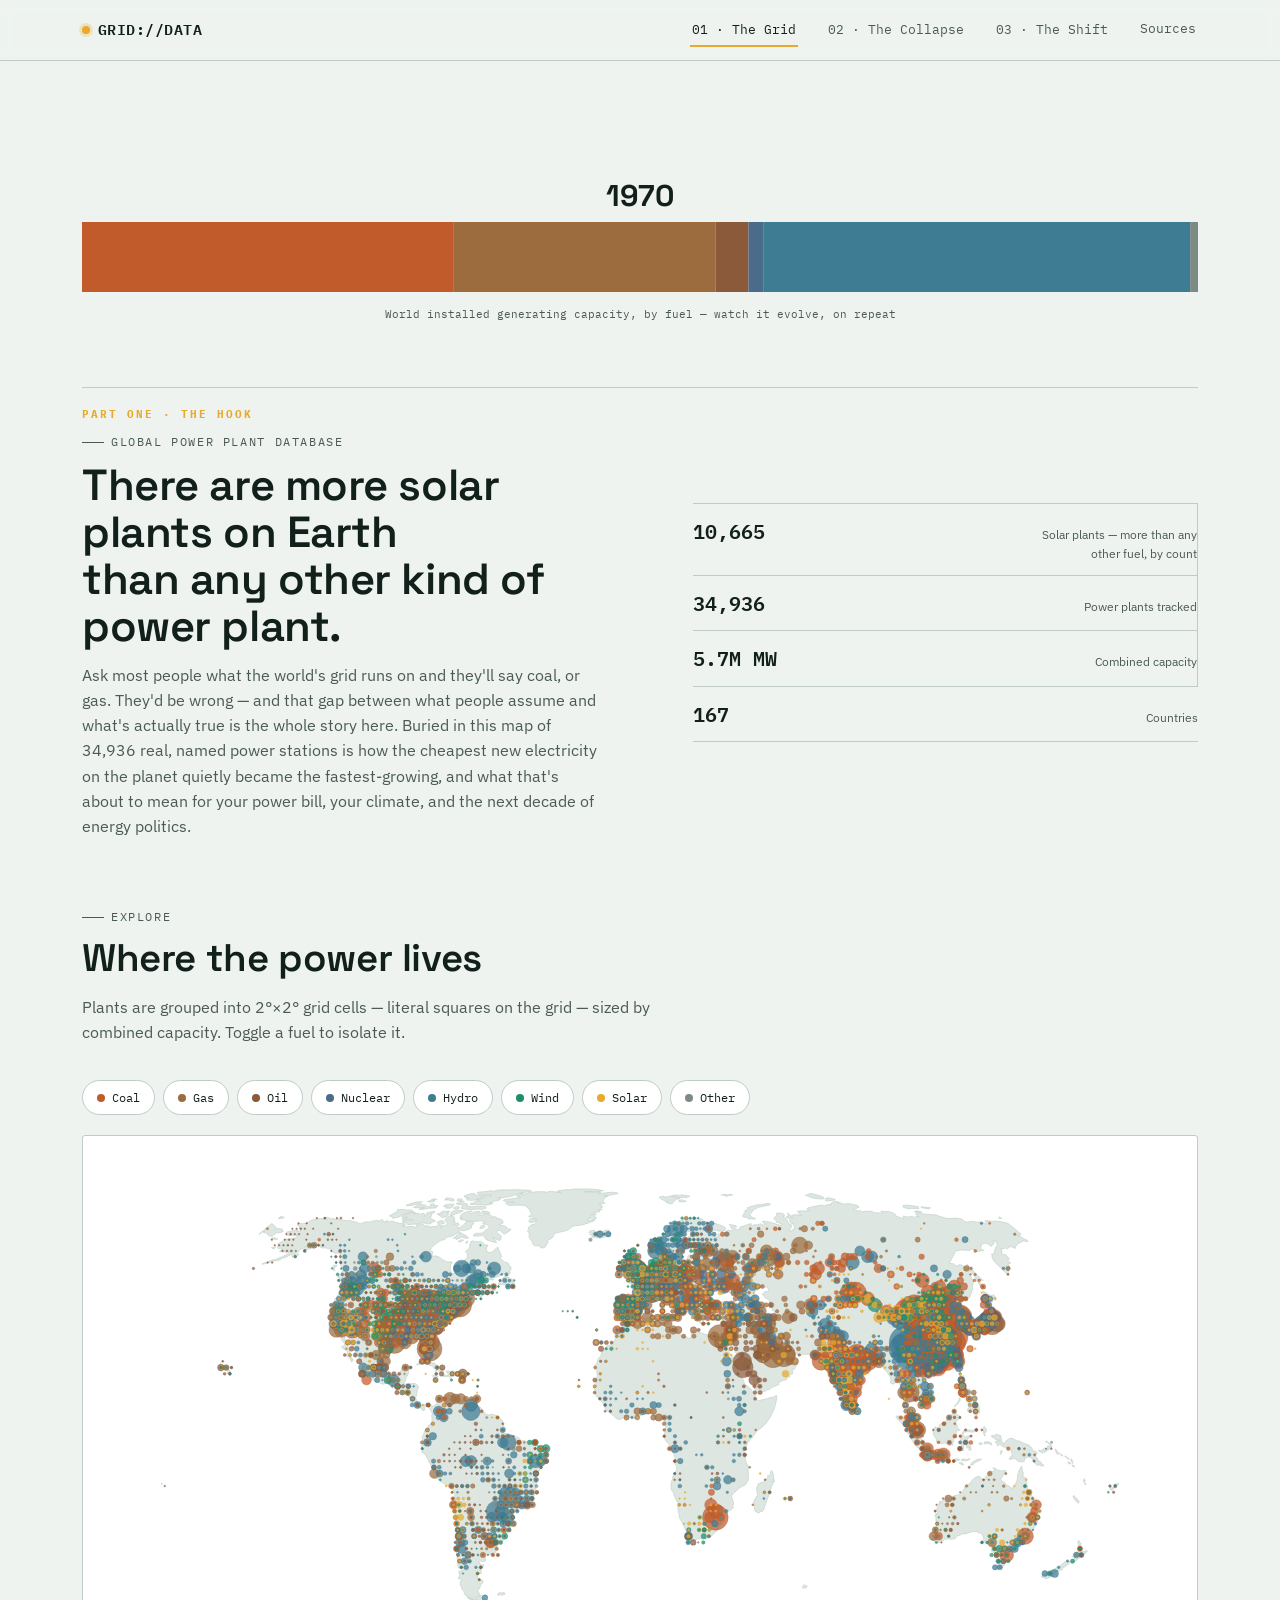
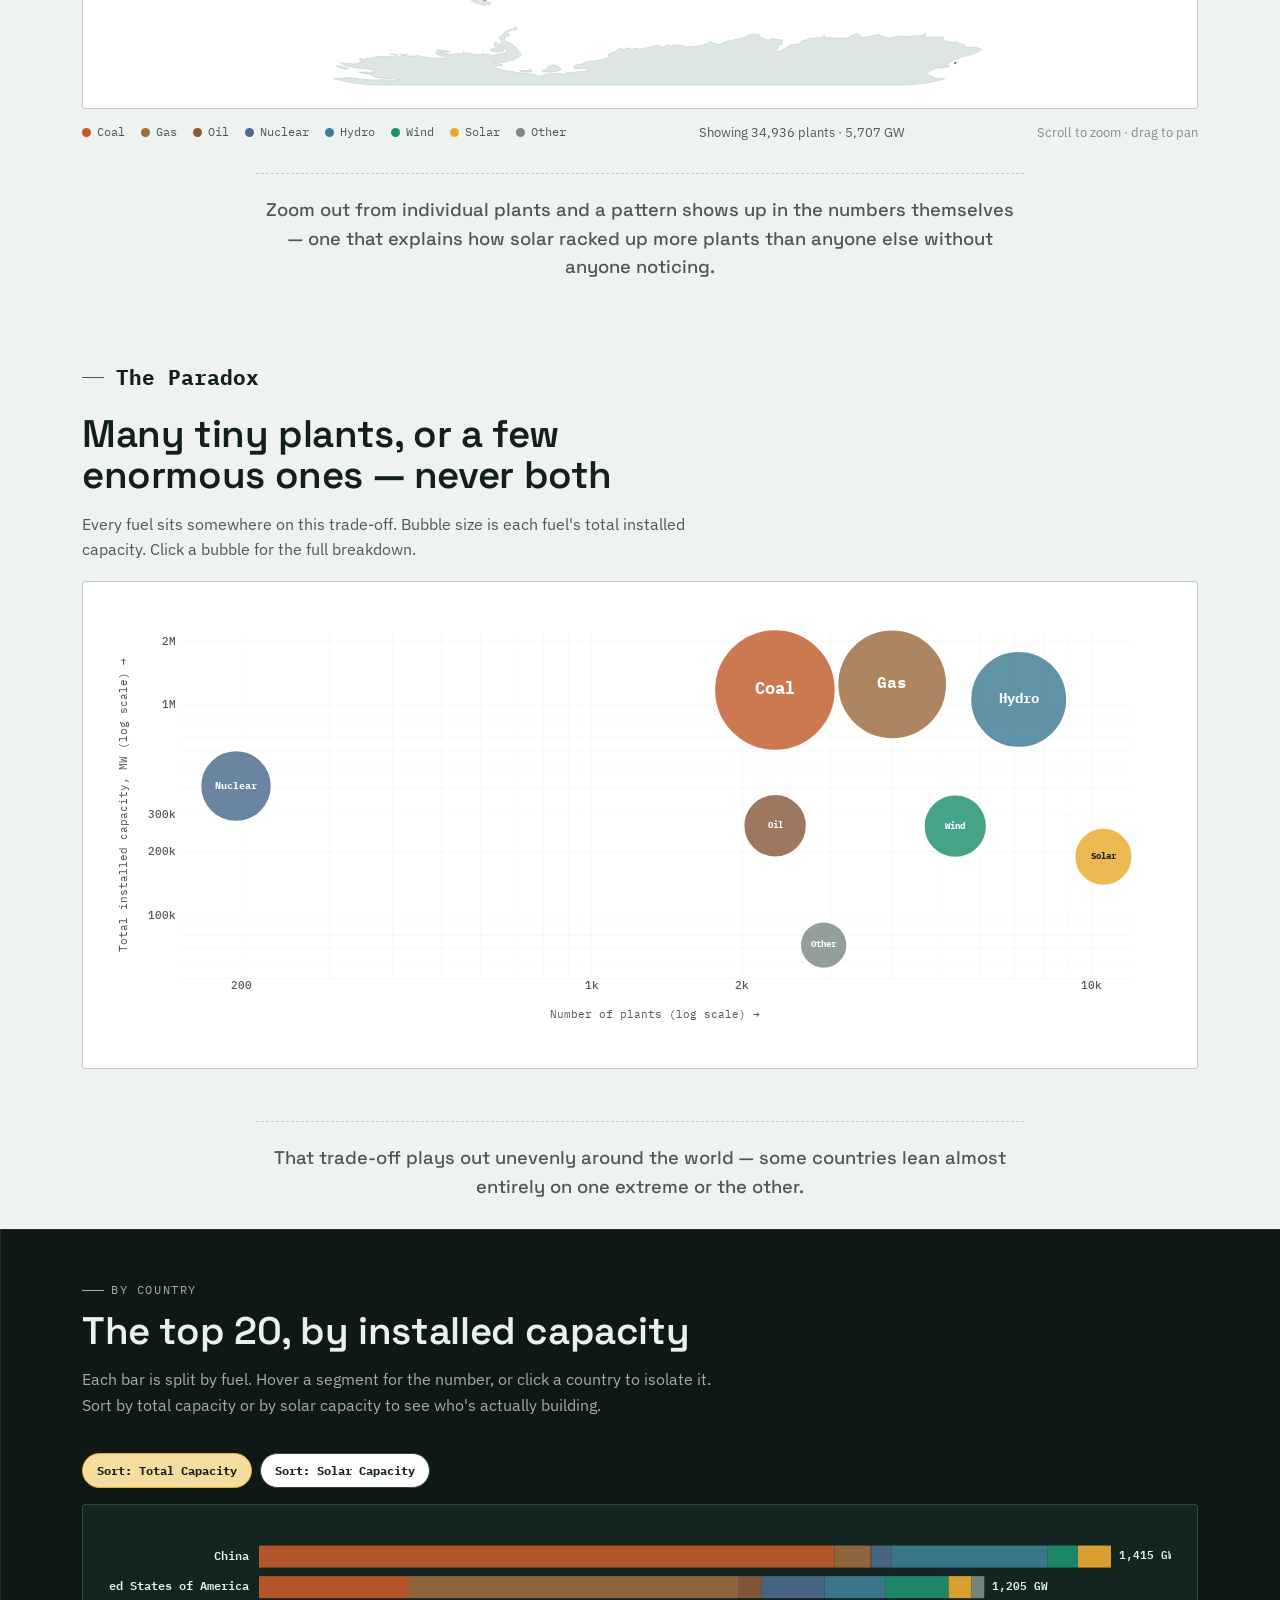
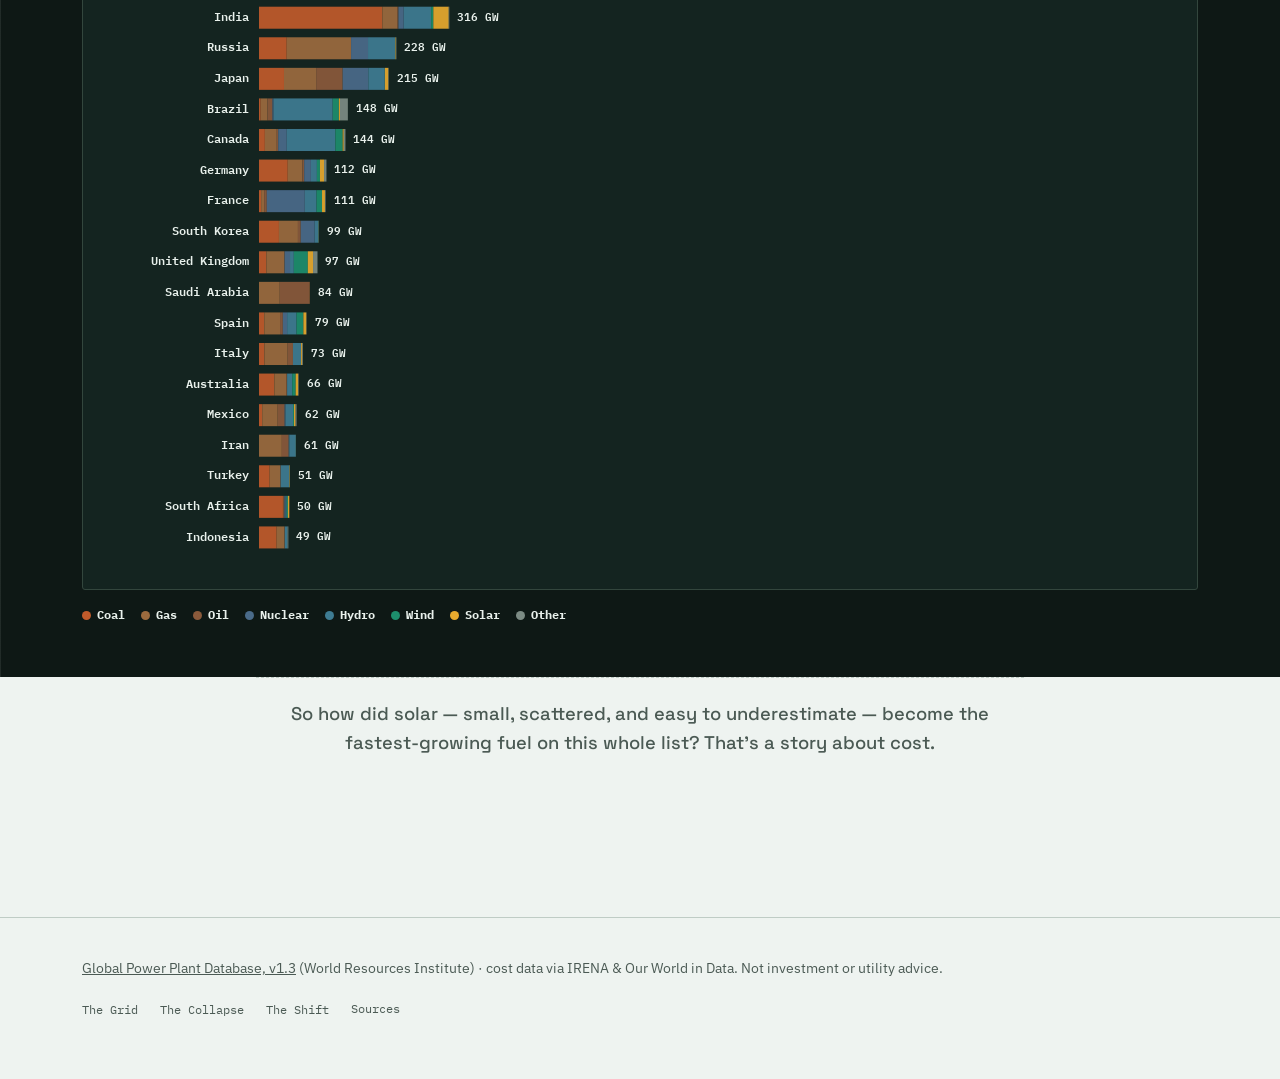
<file: index.html>
<!DOCTYPE html>
<html lang="en">
<head>
<meta charset="UTF-8">
<meta name="viewport" content="width=device-width, initial-scale=1.0">
<title>GRID://DATA — 34,936 Power Plants, The Cost Collapse &amp; What Comes Next</title>
<link rel="preconnect" href="https://fonts.googleapis.com">
<link href="https://fonts.googleapis.com/css2?family=Space+Grotesk:wght@500;600;700&family=IBM+Plex+Sans:wght@400;500;600&family=IBM+Plex+Mono:wght@400;500;600&display=swap" rel="stylesheet">
<link rel="stylesheet" href="style.css">
<script src="d3.min.js"></script>
<script src="topojson-client.min.js"></script>
<style>
  /* ---- tab nav ---- */
  .navlinks button.tabbtn{
    background:none; border:none; border-bottom:2px solid transparent;
    font-family:var(--mono); font-size:.82rem; color:var(--ink-soft);
    padding:6px 2px; margin:0; cursor:pointer; white-space:nowrap;
    transition:color .15s, border-color .15s;
  }
  .navlinks button.tabbtn:hover, .navlinks button.tabbtn.active{
    color:var(--ink); border-color:var(--solar);
  }
  .tab-panel[hidden]{display:none;}
</style>
</head>
<body>

<nav class="sitenav">
  <div class="wrap">
    <a class="brand" href="index.html"><span class="dot"></span>GRID://DATA</a>
    <div class="navlinks">
      <button class="tabbtn active" data-tab="grid">01 · The Grid</button>
      <button class="tabbtn" data-tab="solar">02 · The Collapse</button>
      <button class="tabbtn" data-tab="action">03 · The Shift</button>
      <a href="sources.html">Sources</a>
    </div>
  </div>
</nav>

<!-- ============================================================ -->
<!-- TAB 1 — THE GRID                                              -->
<!-- ============================================================ -->
<section id="tab-grid" class="tab-panel">

  <header class="hero">
    <div class="wrap">
      <div class="hero-viz-wrap">
        <svg id="heroViz" style="width:100%; height:220px; display:block;"></svg>
      </div>
    </div>
    <div class="wrap hero-grid">
      <div class="hero-copy">
        <div class="chapter-tag">Part One · The Hook</div>
        <div class="eyebrow">Global Power Plant Database</div>
        <h1>There are more solar plants on Earth<br>than any other kind of power plant.</h1>
        <p class="sub">Ask most people what the world's grid runs on and they'll say coal, or gas. They'd be wrong — and that gap between what people assume and what's actually true is the whole story here. Buried in this map of 34,936 real, named power stations is how the cheapest new electricity on the planet quietly became the fastest-growing, and what that's about to mean for your power bill, your climate, and the next decade of energy politics.</p>
      </div>
      <div class="hero-stats" id="heroStats">
        <div class="stat"><span class="num" data-value="10665" data-fmt="int">0</span><span class="lbl">Solar plants — more than any other fuel, by count</span></div>
        <div class="stat"><span class="num" data-value="34936" data-fmt="int">0</span><span class="lbl">Power plants tracked</span></div>
        <div class="stat"><span class="num" data-value="5700000" data-fmt="mw">0 MW</span><span class="lbl">Combined capacity</span></div>
        <div class="stat"><span class="num" data-value="167" data-fmt="int">0</span><span class="lbl">Countries</span></div>
      </div>
    </div>
  </header>

  <section class="tight">
    <div class="wrap">
      <div class="section-head">
        <div class="eyebrow">Explore</div>
        <h2>Where the power lives</h2>
        <p>Plants are grouped into 2°×2° grid cells — literal squares on the grid — sized by combined capacity. Toggle a fuel to isolate it.</p>
      </div>
      <div class="chiprow" id="fuelChips"></div>
      <div class="panel" style="padding:0; overflow:hidden;">
        <svg id="mapSvg" style="width:100%; height:auto; display:block;"></svg>
      </div>
      <div style="display:flex; justify-content:space-between; align-items:center; margin-top:14px; flex-wrap:wrap; gap:10px;">
        <div class="legend" id="mapLegend"></div>
        <div class="note" id="mapCount" style="margin-top:0; border:none; padding-left:0;"></div>
        <div class="note" style="margin-top:0; border:none; padding-left:0; opacity:.65;">Scroll to zoom · drag to pan</div>
      </div>
    </div>
  </section>

  <div class="wrap"><p class="bridge">Zoom out from individual plants and a pattern shows up in the numbers themselves — one that explains how solar racked up more plants than anyone else without anyone noticing.</p></div>

  <section>
    <div class="wrap">
      <div class="section-head" style="margin-bottom:20px;">
        <div class="eyebrow" style="font-size:1.3rem; font-weight:700; letter-spacing:normal; text-transform:none; color:var(--ink);">The Paradox</div>
        <h2>Many tiny plants, or a few enormous ones — never both</h2>
        <p>Every fuel sits somewhere on this trade-off. Bubble size is each fuel's total installed capacity. Click a bubble for the full breakdown.</p>
      </div>
      <div class="panel">
        <svg id="fuelScatter" style="width:100%; height:420px; display:block;"></svg>
        <div class="note" id="fuelDetailNote" style="opacity:0; transition:opacity .2s;"></div>
      </div>
    </div>
  </section>

  <div class="wrap"><p class="bridge">That trade-off plays out unevenly around the world — some countries lean almost entirely on one extreme or the other.</p></div>

  <section class="dark-section gridpaper on-dark">
    <div class="wrap">
      <div class="section-head">
        <div class="eyebrow">By country</div>
        <h2>The top 20, by installed capacity</h2>
        <p>Each bar is split by fuel. Hover a segment for the number, or click a country to isolate it. Sort by total capacity or by solar capacity to see who's actually building.</p>
      </div>
      <div class="chiprow" id="countrySortRow" style="margin-bottom:16px;">
        <div class="chip country-sort active" data-sort="total_mw"><span>Sort: Total Capacity</span></div>
        <div class="chip country-sort" data-sort="Solar"><span>Sort: Solar Capacity</span></div>
      </div>
      <div class="panel" style="padding:22px 26px;">
        <svg id="countryChart" style="width:100%; height:640px; display:block;"></svg>
        <div class="panel" id="countryDetailPanel" style="display:none; margin-top:16px; background:var(--dark-panel); border-color:var(--hair-dark);">
          <div class="eyebrow" style="margin-bottom:10px;">Full fuel breakdown · <span id="countryDetailLabel"></span></div>
          <svg id="countryDetailChart" style="width:100%; height:100px; display:block;"></svg>
        </div>
      </div>
      <div class="legend" id="countryLegend" style="margin-top:16px;"></div>
    </div>
  </section>

  <div class="wrap"><p class="bridge">So how did solar — small, scattered, and easy to underestimate — become the fastest-growing fuel on this whole list? That's a story about cost.</p></div>

</section>

<!-- ============================================================ -->
<!-- TAB 2 — THE COLLAPSE                                          -->
<!-- ============================================================ -->
<section id="tab-solar" class="tab-panel" hidden>

  <header class="hero">
    <div class="wrap hero-grid">
      <div class="hero-copy">
        <div class="chapter-tag">Part Two · The Data</div>
        <div class="eyebrow">The Economics</div>
        <h1>Solar didn't get popular.<br>It got <em style="font-style:italic; color:var(--solar);">cheap</em>.</h1>
        <p class="sub">In 2010, building a solar farm cost more than four times as much as a coal plant, per unit of electricity. By 2024 it was the cheapest way to generate power almost anywhere on Earth.</p>
      </div>
      <div class="hero-stats">
        <div class="stat"><span class="num">−90%</span><span class="lbl">Solar LCOE, 2010 → 2024</span></div>
        <div class="stat"><span class="num">$0.417 → $0.043</span><span class="lbl">Per kWh, global weighted avg.</span></div>
        <div class="stat"><span class="num">−87%</span><span class="lbl">Installed cost, per kW</span></div>
      </div>
    </div>
  </header>

  <section class="tight">
    <div class="wrap">
      <div class="section-head">
        <div class="eyebrow">1 · Levelised cost of electricity</div>
        <h2>The line every fossil fuel plant now competes against</h2>
        <p>Global weighted-average cost to generate one kilowatt-hour from a newly built utility-scale solar plant, by year of commissioning — plotted against coal, gas, and nuclear for scale. The gold line falls off a cliff. The dashed ones barely move, and nuclear has gotten more expensive.</p>
      </div>
      <div class="panel">
        <svg id="lcoeChart" style="width:100%; height:420px; display:block;"></svg>
        <div class="legend" style="margin-top:14px;">
          <div class="item"><span class="sw" style="background:#E8AA2E;"></span><span>Solar (IRENA)</span></div>
          <div class="item"><span class="sw" style="background:var(--fossil);"></span><span>Coal (Lazard)</span></div>
          <div class="item"><span class="sw" style="background:#9C6B3E;"></span><span>Gas (Lazard)</span></div>
          <div class="item"><span class="sw" style="background:var(--nuclear);"></span><span>Nuclear (Lazard)</span></div>
        </div>
      </div>
      <div class="note">Solar source: <a href="https://www.irena.org/Publications/2024/Sep/Renewable-Power-Generation-Costs-in-2023" target="_blank" rel="noopener" style="color:inherit;">IRENA, <em>Renewable Power Generation Costs</em></a> (2018, 2020, 2023 &amp; 2024 editions). Coal/gas/nuclear reference lines: Lazard <em>Levelized Cost of Energy Analysis</em> (v3.0 2009 vs. v16.0 2023, mean unsubsidized LCOE), as compiled in the World Nuclear Industry Status Report 2023 — a different methodology than the IRENA figures, shown for order-of-magnitude context only, not a strict apples-to-apples comparison. Full source list on the <a href="sources.html" style="color:inherit; text-decoration:underline;">Sources page</a>.</div>
    </div>
  </section>

  <div class="wrap"><p class="bridge">That collapse didn't happen by magic — it's downstream of an even steeper cost curve: the physical hardware itself.</p></div>

  <section>
    <div class="wrap">
      <div class="section-head">
        <div class="eyebrow">2 · The panel itself</div>
        <h2>A module that cost $106 a watt now costs 38 cents</h2>
        <p>Track the price of the physical hardware — the solar module — back to the 1970s, and the collapse looks almost impossible.</p>
      </div>
      <div class="panel" style="padding:36px;">
        <svg id="moduleChart" style="width:100%; height:200px; display:block;"></svg>
      </div>
      <div class="note">Source: Nemet (2009); Farmer &amp; Lafond (2016); IRENA — compiled by <a href="https://ourworldindata.org/grapher/solar-pv-prices" target="_blank" rel="noopener" style="color:inherit;">Our World in Data</a>, adjusted to 2024 USD.</div>
    </div>
  </section>

  <div class="wrap"><p class="bridge">Prices are one lens. Here's what actually got built, plant by plant, decade by decade — confirming the same story from an entirely independent dataset.</p></div>

  <section class="dark-section gridpaper on-dark">
    <div class="wrap">
      <div class="section-head">
        <div class="eyebrow">3 · The dataset agrees</div>
        <h2>34,936 real power plants tell the same story</h2>
        <p>This is the actual build-out captured in the Global Power Plant Database — cumulative installed capacity by fuel, plotted by each plant's commissioning year. Watch what happens to the gold band after 2010.</p>
      </div>
      <div class="panel">
        <svg id="areaChart" style="width:100%; height:460px; display:block;"></svg>
        <div style="display:flex; align-items:center; gap:16px; margin-top:18px; flex-wrap:wrap;">
          <input type="range" id="areaYearSlider" min="1950" max="2020" value="2020" step="1" style="flex:1; min-width:180px; accent-color:var(--solar);">
          <div class="note" id="areaYearReadout" style="border:none; padding-left:0; margin-top:0; white-space:nowrap;"></div>
        </div>
      </div>
      <div class="legend" id="areaLegend" style="margin-top:16px;"></div>
      <div class="note">Based on the ~17,400 plants in the <a href="https://www.wri.org/research/global-database-power-plants" target="_blank" rel="noopener" style="color:inherit;">Global Power Plant Database</a> (of 34,936 total) with a known commissioning year. Capacity is cumulative — each year adds that year's new plants on top of everything already standing.</div>
    </div>
  </section>

  <section>
    <div class="wrap">
      <div class="twocol">
        <div class="panel">
          <div class="eyebrow">Scale</div>
          <h3 style="font-size:1.3rem;">1,865 GW installed worldwide, end of 2024</h3>
          <p style="color:var(--ink-soft); font-size:.95rem;">Up from 710 GW at the end of 2020 — solar PV capacity roughly two-and-a-half times over in four years, with 451 GW added in 2024 alone, more than any other power source.</p>
        </div>
        <div class="panel">
          <div class="eyebrow">Competitiveness</div>
          <h3 style="font-size:1.3rem;">41% cheaper than fossil fuels, on average</h3>
          <p style="color:var(--ink-soft); font-size:.95rem;">By 2024, newly built solar was cheaper than the cheapest new fossil-fuel plant in the large majority of markets IRENA tracks — a full reversal from 2010, when it was over four times the price.</p>
        </div>
      </div>
    </div>
  </section>

  <div class="wrap"><p class="bridge">The economics are settled. What's left to figure out is whether the world actually builds fast enough to catch up with them.</p></div>

</section>

<!-- ============================================================ -->
<!-- TAB 3 — THE SHIFT                                             -->
<!-- ============================================================ -->
<section id="tab-action" class="tab-panel" hidden>

  <header class="hero">
    <div class="wrap hero-grid">
      <div class="hero-copy">
        <div class="chapter-tag">Part Three · The Call to Action</div>
        <div class="eyebrow">What the data asks of us</div>
        <h1>The cheapest power on Earth<br>is now the <span style="color:var(--solar); font-style:italic;">cleanest</span>.</h1>
        <p class="sub">For most of history, going green meant paying more. That trade-off is over. The remaining gap is no longer economic — it's the speed of build-out, permitting, and political will.</p>
      </div>
      <div class="hero-stats">
        <div class="stat"><span class="num">21%</span><span class="lbl">Of new capacity, 2015–19, was wind + solar</span></div>
        <div class="stat"><span class="num">5×</span><span class="lbl">That share, vs. the 2000s</span></div>
        <div class="stat"><span class="num">69%</span><span class="lbl">Of new capacity was still fossil fuels</span></div>
      </div>
    </div>
  </header>

  <section class="tight">
    <div class="wrap">
      <div class="section-head">
        <div class="eyebrow">From this dataset</div>
        <h2>The share of new capacity going to wind and solar has more than quintupled</h2>
        <p>Looking only at plants with a known commissioning year, here's what share of newly added capacity went to fossil fuels versus wind + solar, by period. Even in 2015–19, roughly seven of every ten megawatts were still coal, gas, or oil — the cost curve has turned, but the construction pipeline hasn't fully caught up. That gap is the opportunity. <strong>Click a row</strong> to see the full fuel breakdown for that period.</p>
      </div>
      <div class="panel">
        <svg id="shareChart" style="width:100%; height:280px; display:block;"></svg>
      </div>
      <div class="panel" id="periodDetailPanel" style="margin-top:16px; display:none;">
        <div class="eyebrow" style="margin-bottom:12px;">Full fuel breakdown · <span id="periodDetailLabel"></span></div>
        <svg id="periodDetailChart" style="width:100%; height:100px; display:block;"></svg>
      </div>
      <div class="note">2020 is excluded as a period boundary because commissioning-date reporting for the most recent year is typically incomplete at time of data collection.</div>
    </div>
  </section>

  <div class="wrap"><p class="bridge">None of that changes on its own. Here's where individual leverage actually exists.</p></div>

  <section class="dark-section" style="padding-top:44px;">
    <div class="wrap">
      <div class="section-head">
        <div class="eyebrow">Four places to push</div>
        <h2>What actually moves the build-out curve</h2>
      </div>
      <div class="fourcol">
        <div class="action-tile">
          <span class="n">01</span>
          <h3>Speed up interconnection</h3>
          <p>The biggest bottleneck for new solar and wind isn't cost anymore — it's the queue to connect to the grid. Support permitting reform and transmission investment locally and nationally.</p>
        </div>
        <div class="action-tile">
          <span class="n">02</span>
          <h3>Choose a cleaner supplier</h3>
          <p>If your utility offers a renewable or green-tariff plan, switching sends real demand signals. Ask your provider directly what share of your power comes from solar and wind today.</p>
        </div>
        <div class="action-tile">
          <span class="n">03</span>
          <h3>Back storage, not just generation</h3>
          <p>Solar's cost collapse only pays off fully when batteries can shift that power to when it's needed. Storage costs have fallen even faster than solar — support policy that treats them as a pair.</p>
        </div>
        <div class="action-tile">
          <span class="n">04</span>
          <h3>Make the numbers visible</h3>
          <p>Most people still believe renewables cost more. Share what the data actually shows — with your city council, your workplace, your family — and let the economics do the arguing.</p>
        </div>
      </div>
    </div>
  </section>

  <div class="wrap"><p class="bridge">And here's the scale of what's still needed, measured against where climate science says we need to land.</p></div>

  <section class="dark-section gridpaper on-dark">
    <div class="wrap">
      <div class="section-head">
        <div class="eyebrow">The Gap</div>
        <h2>Where we are, versus where the climate math says we need to be</h2>
        <p>Wind and solar's actual share of newly added capacity, next to what the IEA's Net Zero pathway says renewables' share of <em>total electricity generation</em> needs to reach. Different metrics — but the size of the gap is the point.</p>
      </div>
      <div class="panel" style="background:var(--dark-panel); border-color:var(--hair-dark);">
        <svg id="gapChart" style="width:100%; height:340px; display:block;"></svg>
      </div>
      <div class="note" style="border-color:var(--hair-dark); color:var(--soft-on-dark);">Actual: this dataset, wind + solar share of newly added capacity, 2015–19. Targets: International Energy Agency, <em>Net Zero by 2050: A Roadmap for the Global Energy Sector</em> (2021) and <em>World Energy Outlook 2020</em> — renewables' share of global electricity generation in the IEA's Net Zero Emissions Scenario. Full source list on the <a href="sources.html" style="color:inherit; text-decoration:underline;">Sources page</a>.</div>
    </div>
  </section>

  <section>
    <div class="wrap">
      <div class="panel" style="padding:44px; text-align:center;">
        <div class="eyebrow" style="justify-content:center;">The one number that matters</div>
        <h2 style="font-size:1.8rem; max-width:38ch; margin:0 auto 16px;">Solar is already the cheapest power on Earth. The only thing still slow is us.</h2>
        <p style="max-width:56ch; margin:0 auto 26px; color:var(--ink-soft);">The grid took a century to build — and every year it isn't rebuilt faster is another year of paying more for dirtier power than we have to. The cost argument is over. Pick one of the four moves above, or put these numbers in front of someone who still thinks renewables cost extra. That's the actual bottleneck now.</p>
        <div style="display:flex; flex-wrap:wrap; gap:12px; justify-content:center;">
          <button class="cta-btn" id="copyLinkBtn" style="border:none;">Copy Link to Share</button>
          <button class="cta-btn ghost tabbtn" data-tab="grid" style="color:var(--ink); border-color:var(--hair);">Explore the Map</button>
          <button class="cta-btn ghost tabbtn" data-tab="solar" style="color:var(--ink); border-color:var(--hair);">See the Cost Curve</button>
        </div>
        <p class="note" id="copyLinkNote" style="margin-top:14px; text-align:center; border:none; padding-left:0; opacity:0; transition:opacity .2s;">Link copied — go paste it somewhere it'll change a mind.</p>
      </div>
    </div>
  </section>

</section>

<footer class="sitefoot">
  <div class="wrap">
    <div><a href="https://www.wri.org/research/global-database-power-plants" target="_blank" rel="noopener" style="color:inherit;">Global Power Plant Database, v1.3</a> (World Resources Institute) · cost data via IRENA &amp; Our World in Data. Not investment or utility advice.</div>
    <div class="foot-links">
      <button class="tabbtn" data-tab="grid" style="font-family:var(--mono); font-size:.78rem; color:inherit; background:none; border:none; cursor:pointer; padding:0;">The Grid</button>
      <button class="tabbtn" data-tab="solar" style="font-family:var(--mono); font-size:.78rem; color:inherit; background:none; border:none; cursor:pointer; padding:0;">The Collapse</button>
      <button class="tabbtn" data-tab="action" style="font-family:var(--mono); font-size:.78rem; color:inherit; background:none; border:none; cursor:pointer; padding:0;">The Shift</button>
      <a href="sources.html">Sources</a>
    </div>
  </div>
</footer>

<div class="viz-tooltip" id="tooltip"></div>

<script src="shared.js"></script>
<script src="page-index.js"></script>
<script src="page-solar.js"></script>
<script src="page-action.js"></script>
<script src="tabs.js"></script>
<script>
(function(){
  const btn = document.getElementById('copyLinkBtn');
  const note = document.getElementById('copyLinkNote');
  if (!btn) return;
  btn.addEventListener('click', async function(){
    const shareUrl = location.origin + location.pathname + '#action';
    try {
      await navigator.clipboard.writeText(shareUrl);
    } catch (e) {
      const ta = document.createElement('textarea');
      ta.value = shareUrl;
      document.body.appendChild(ta);
      ta.select();
      document.execCommand('copy');
      document.body.removeChild(ta);
    }
    note.style.opacity = 1;
    clearTimeout(btn._t);
    btn._t = setTimeout(() => { note.style.opacity = 0; }, 2600);
  });
})();
</script>
</body>
</html>
</file>
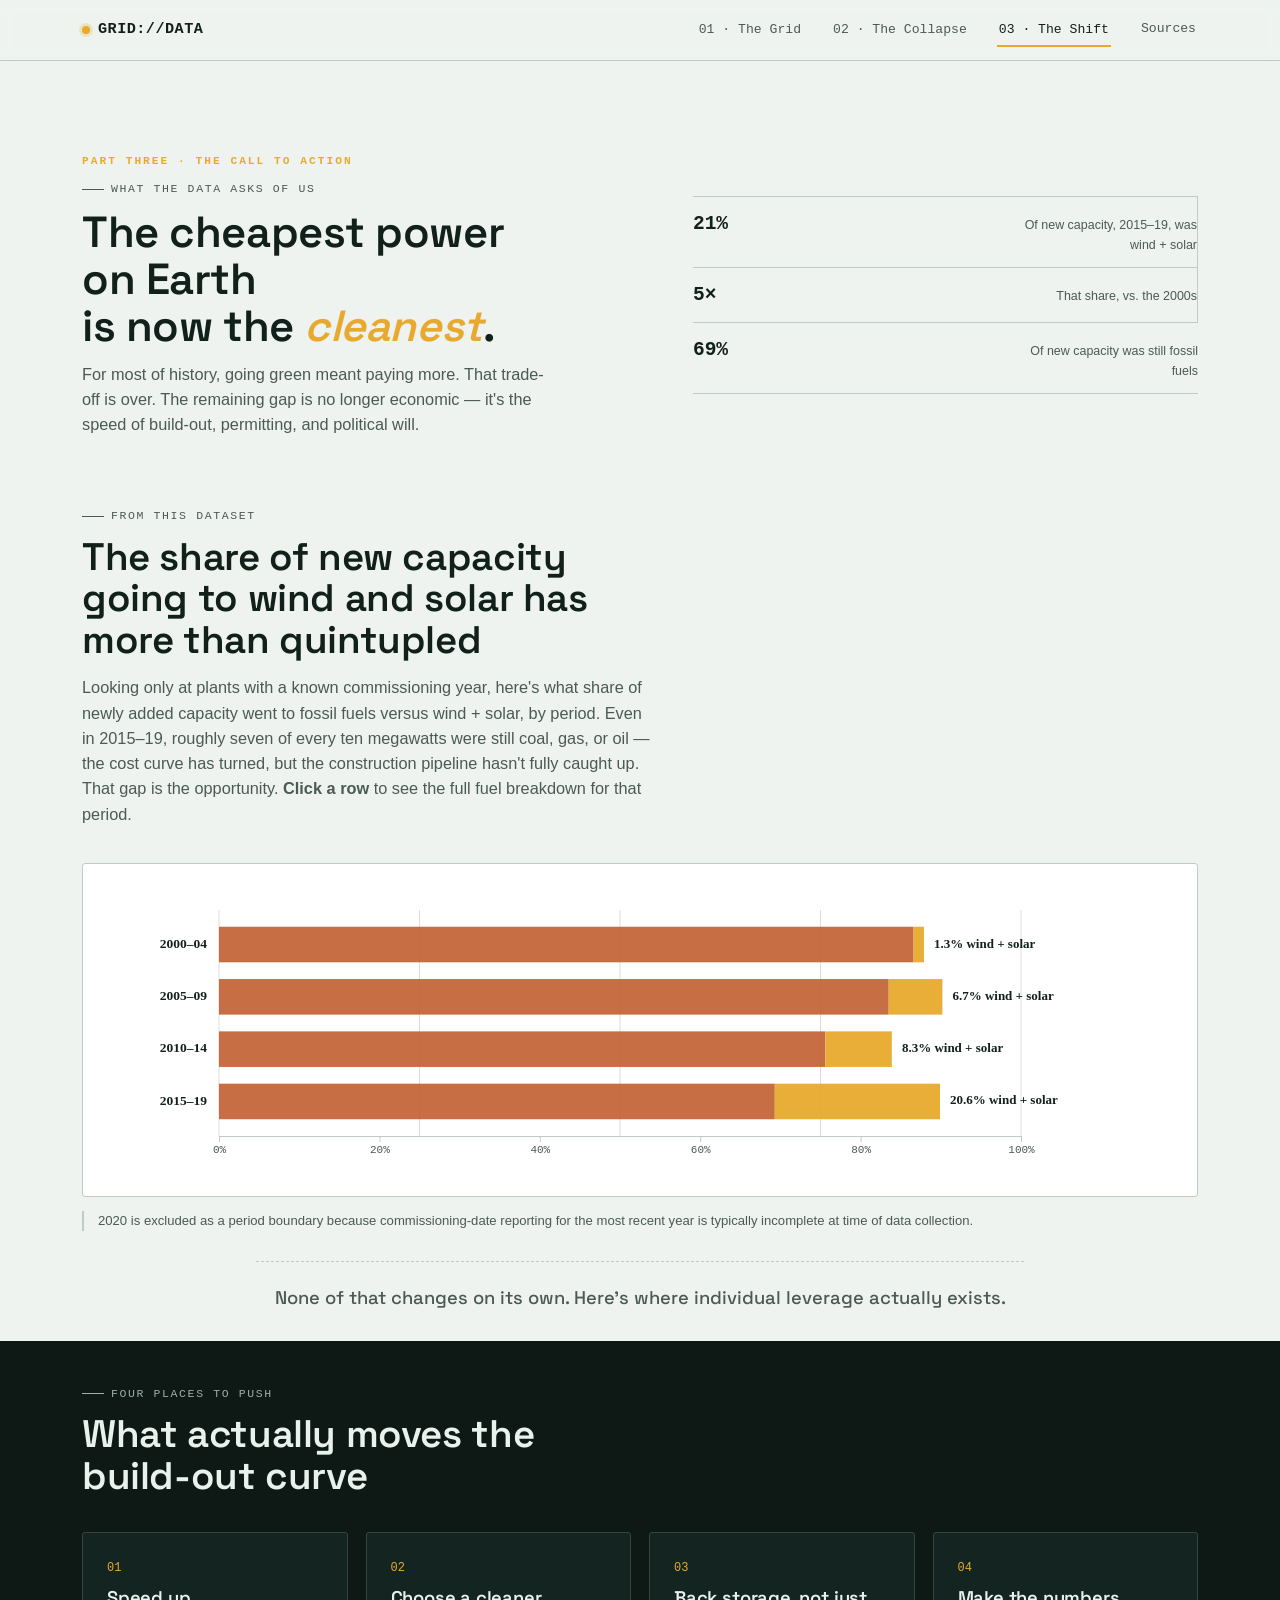
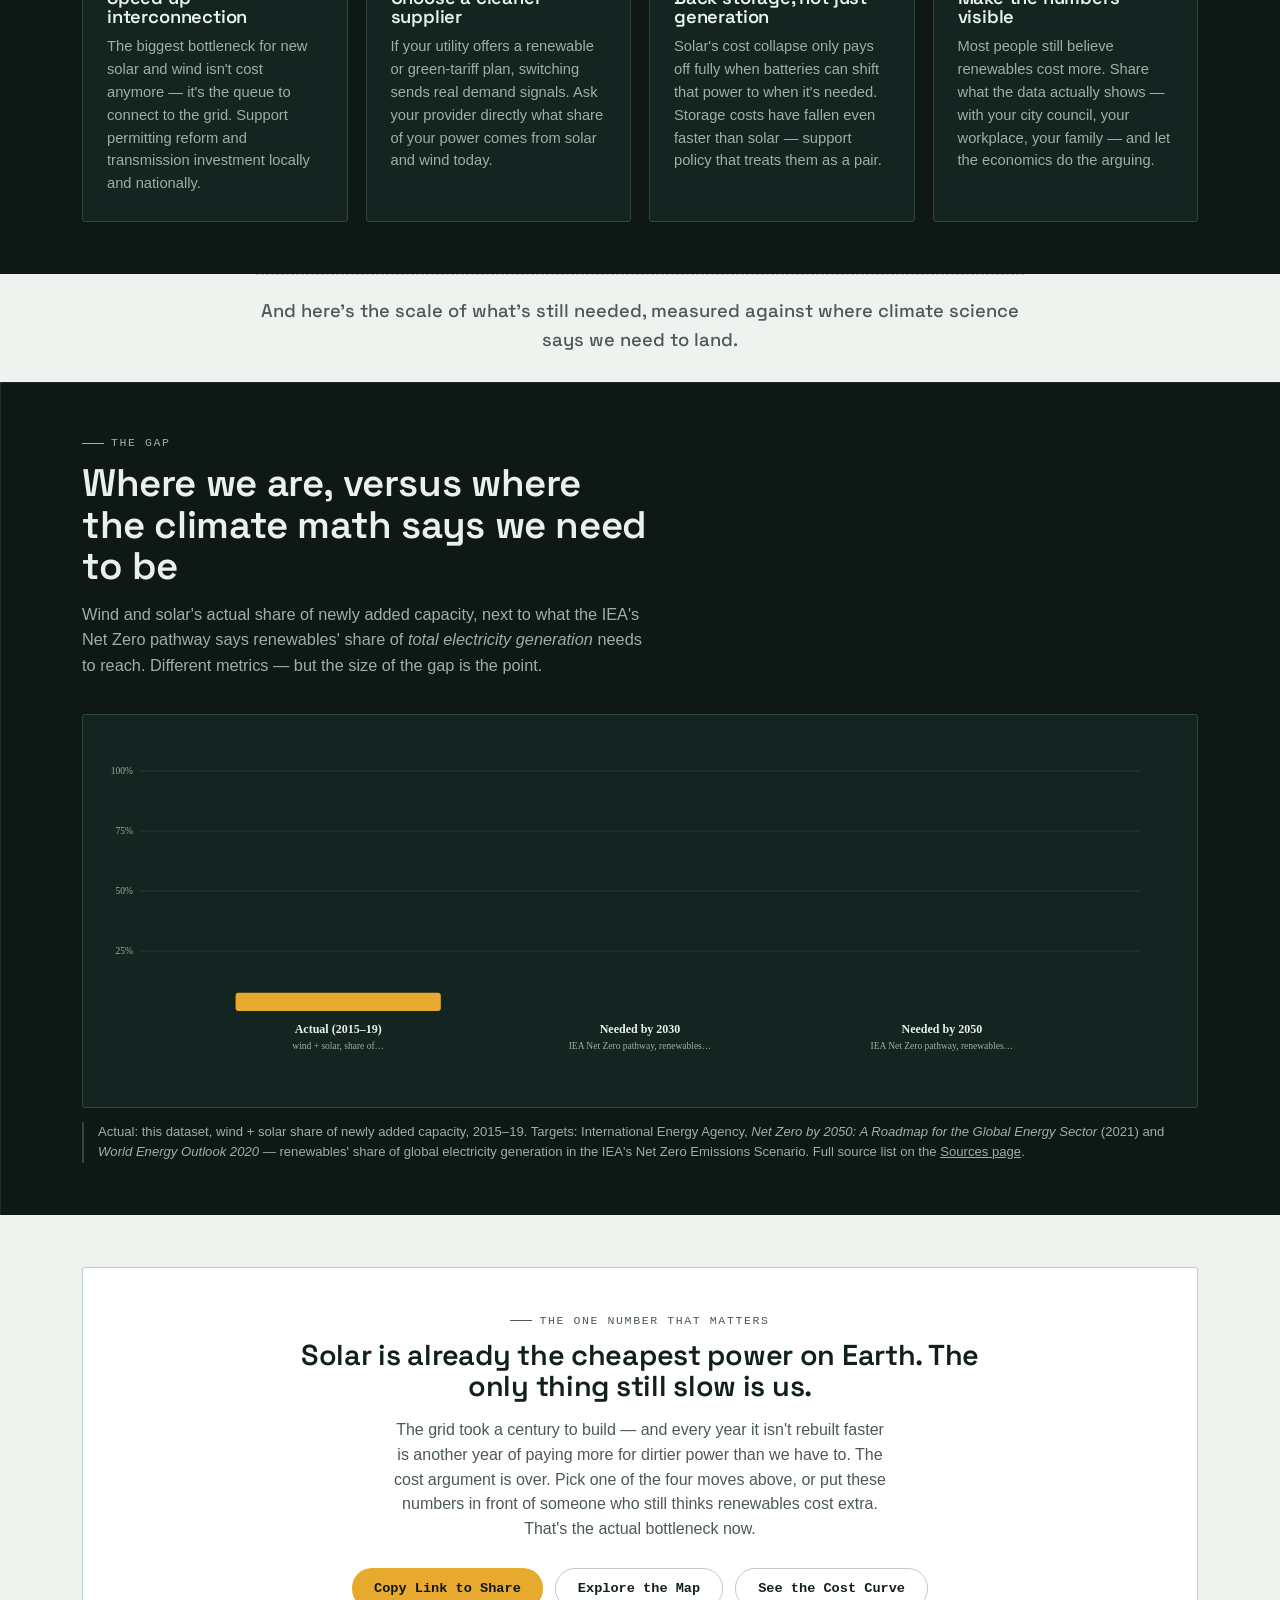
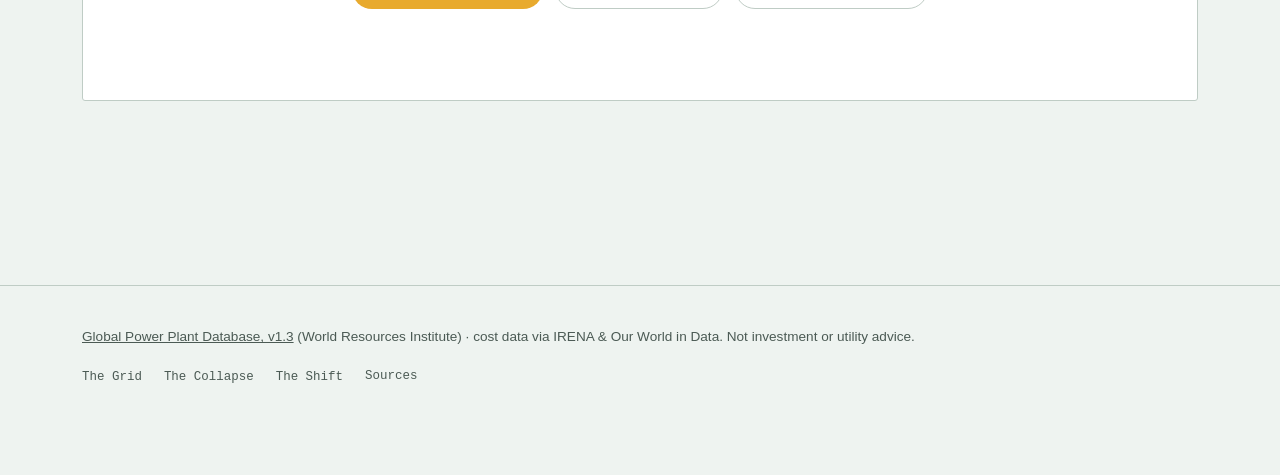
<file: action.html>
<!DOCTYPE html>
<html lang="en">
<head>
<meta charset="UTF-8">
<meta http-equiv="refresh" content="0; url=index.html#action">
<link rel="canonical" href="index.html#action">
<title>Redirecting… — The Shift</title>
</head>
<body>
<p>This page has moved. Redirecting to <a href="index.html#action">index.html#action</a>…</p>
</body>
</html>
</file>
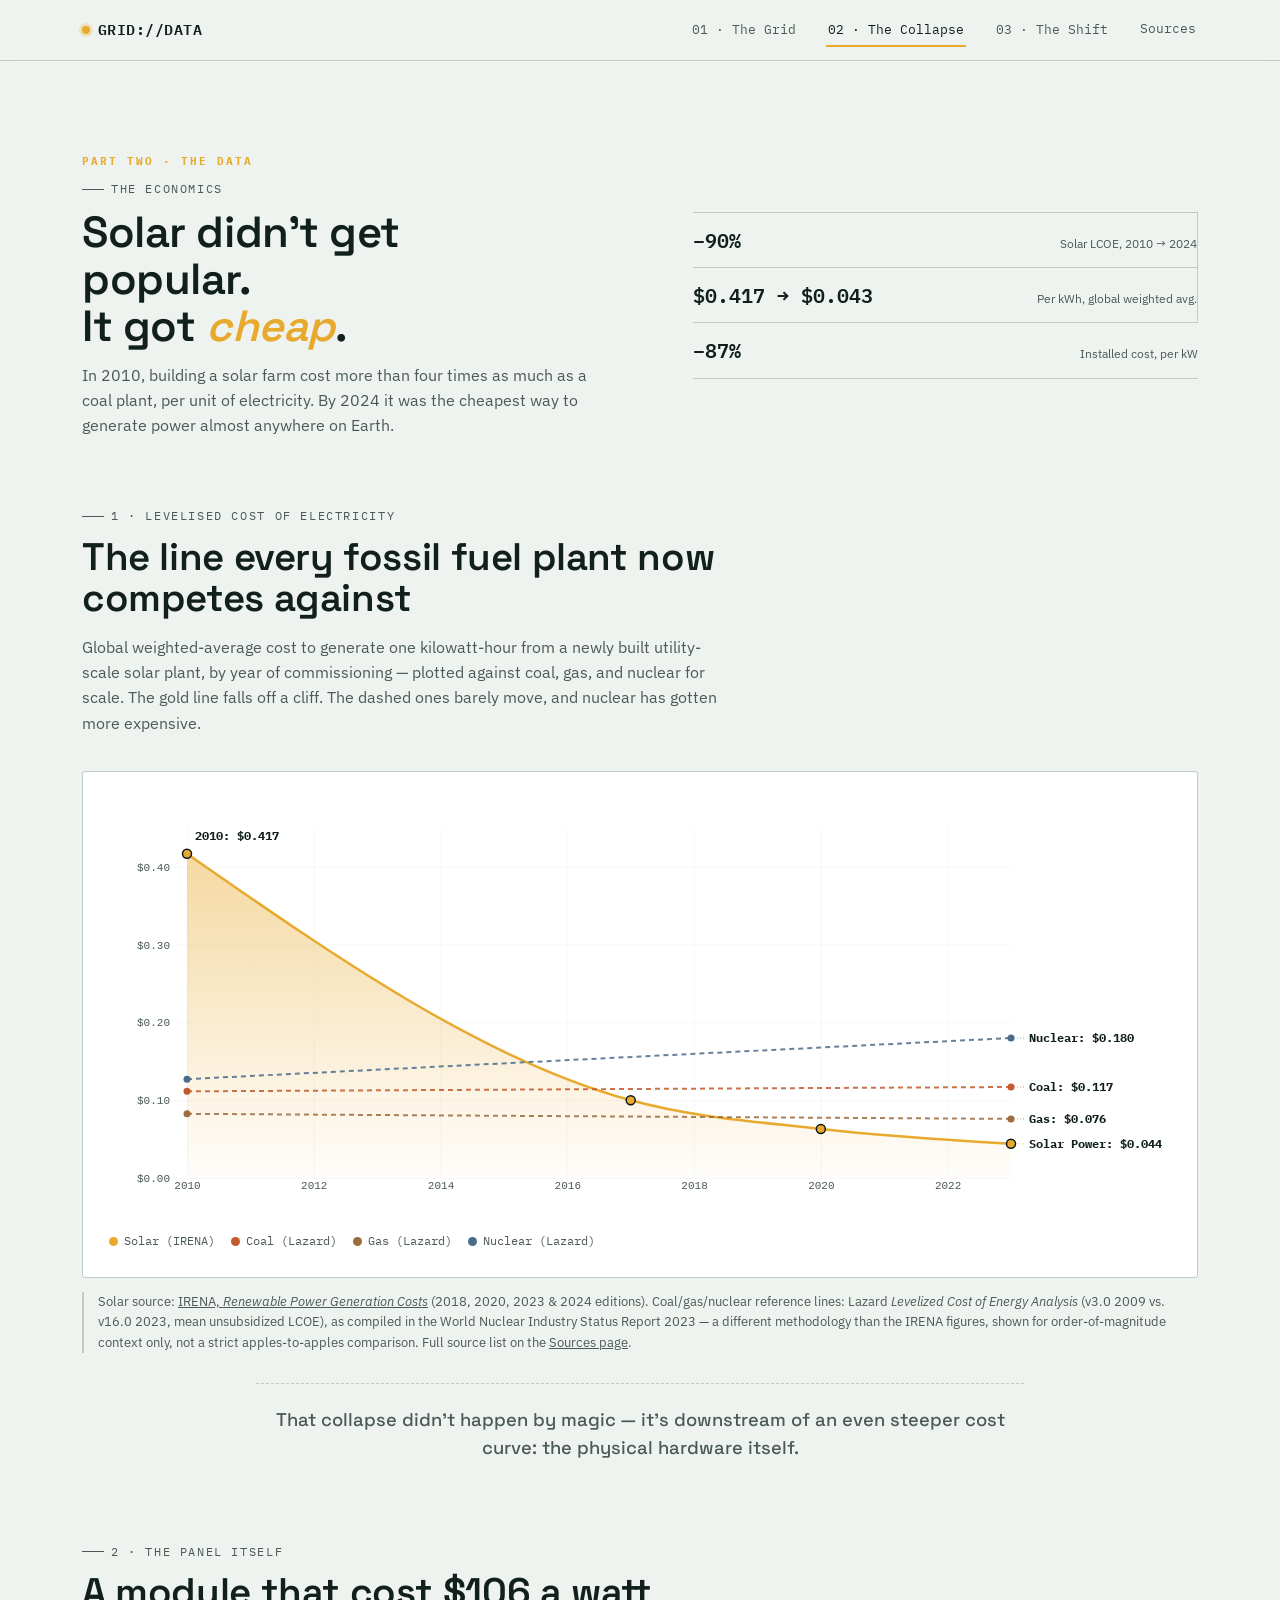
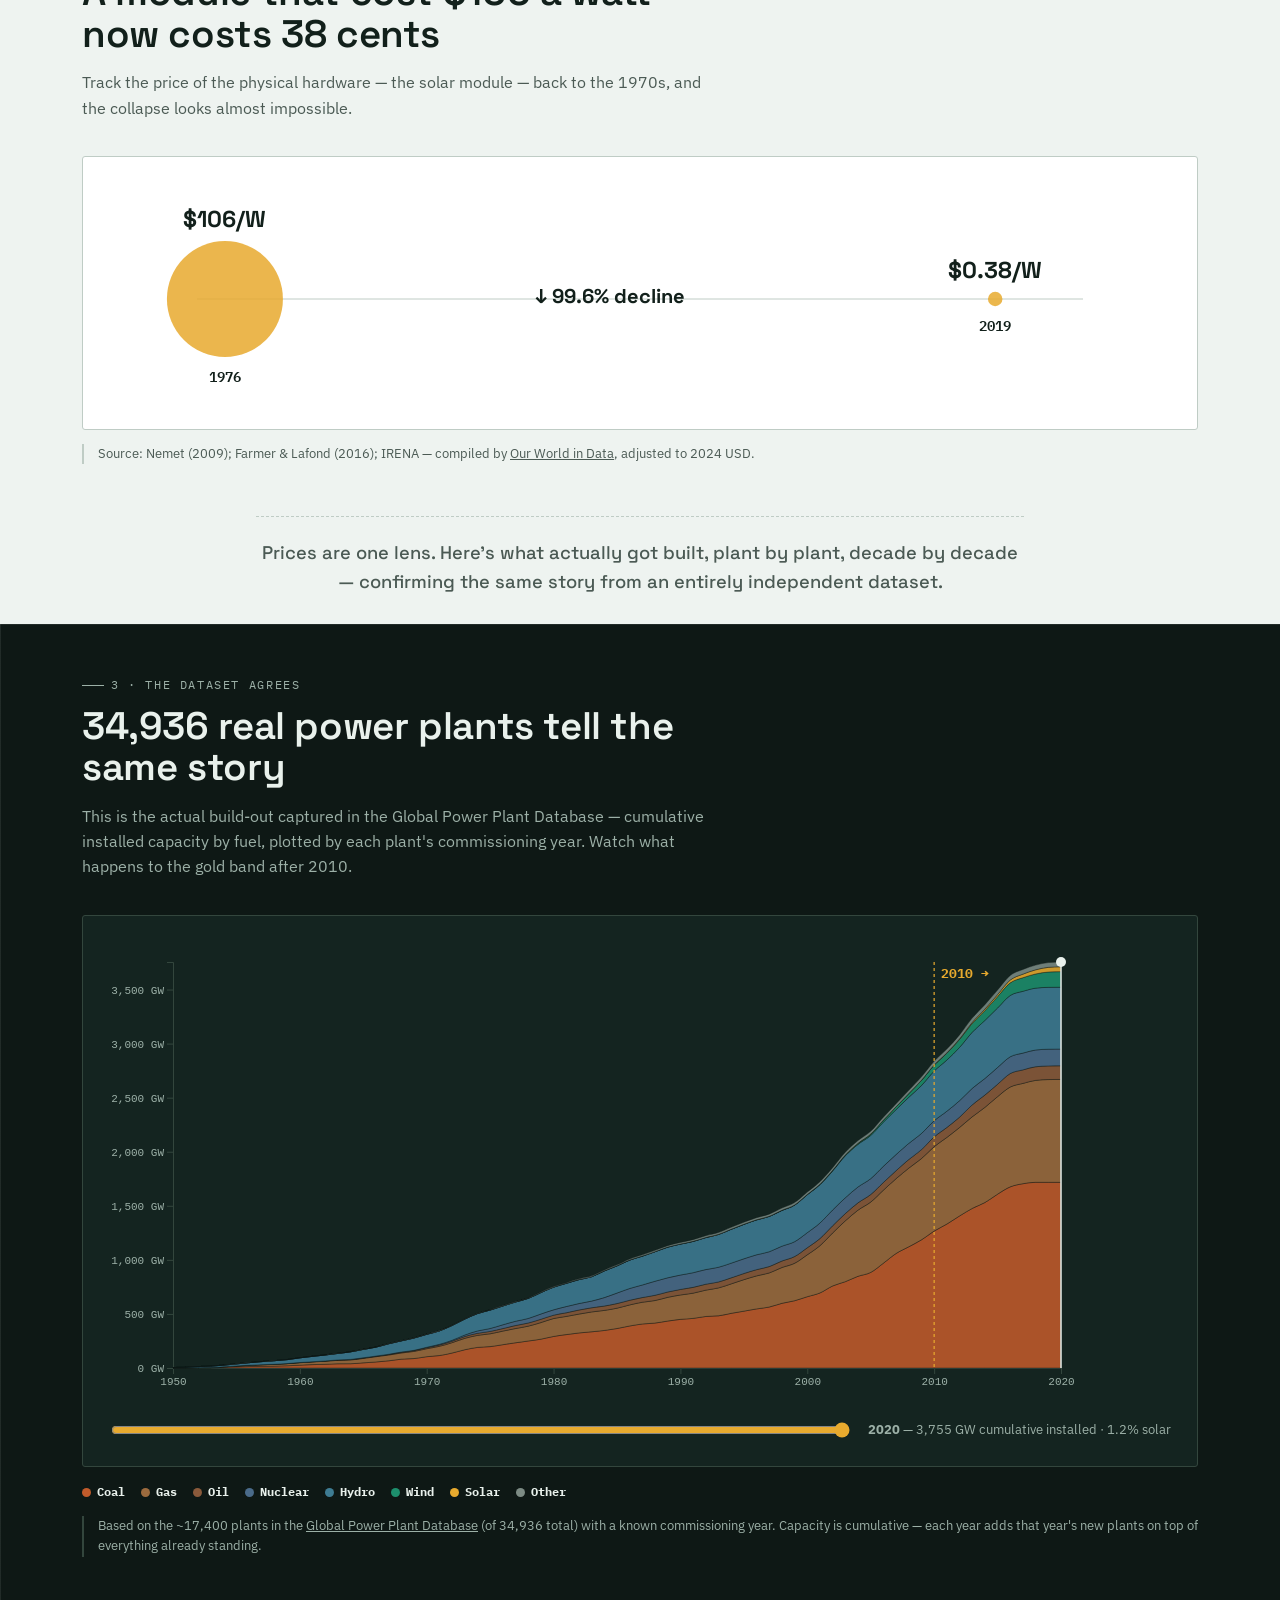
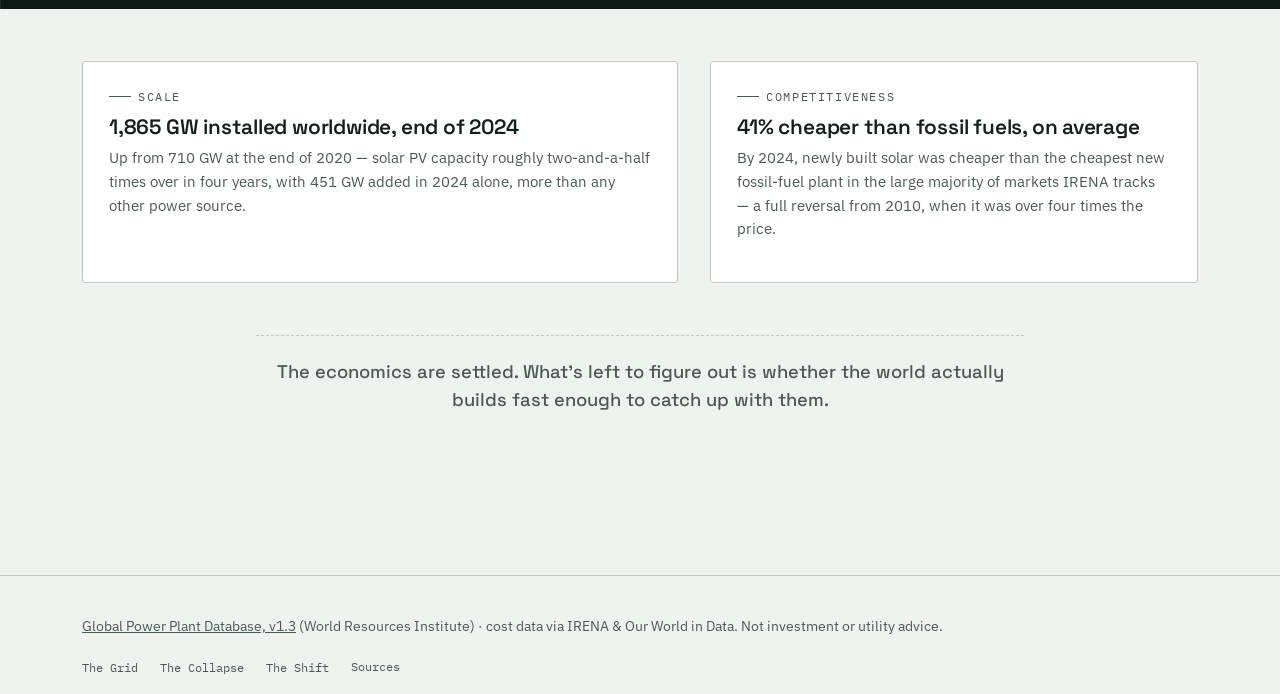
<file: solar.html>
<!DOCTYPE html>
<html lang="en">
<head>
<meta charset="UTF-8">
<meta http-equiv="refresh" content="0; url=index.html#solar">
<link rel="canonical" href="index.html#solar">
<title>Redirecting… — The Collapse</title>
</head>
<body>
<p>This page has moved. Redirecting to <a href="index.html#solar">index.html#solar</a>…</p>
</body>
</html>
</file>
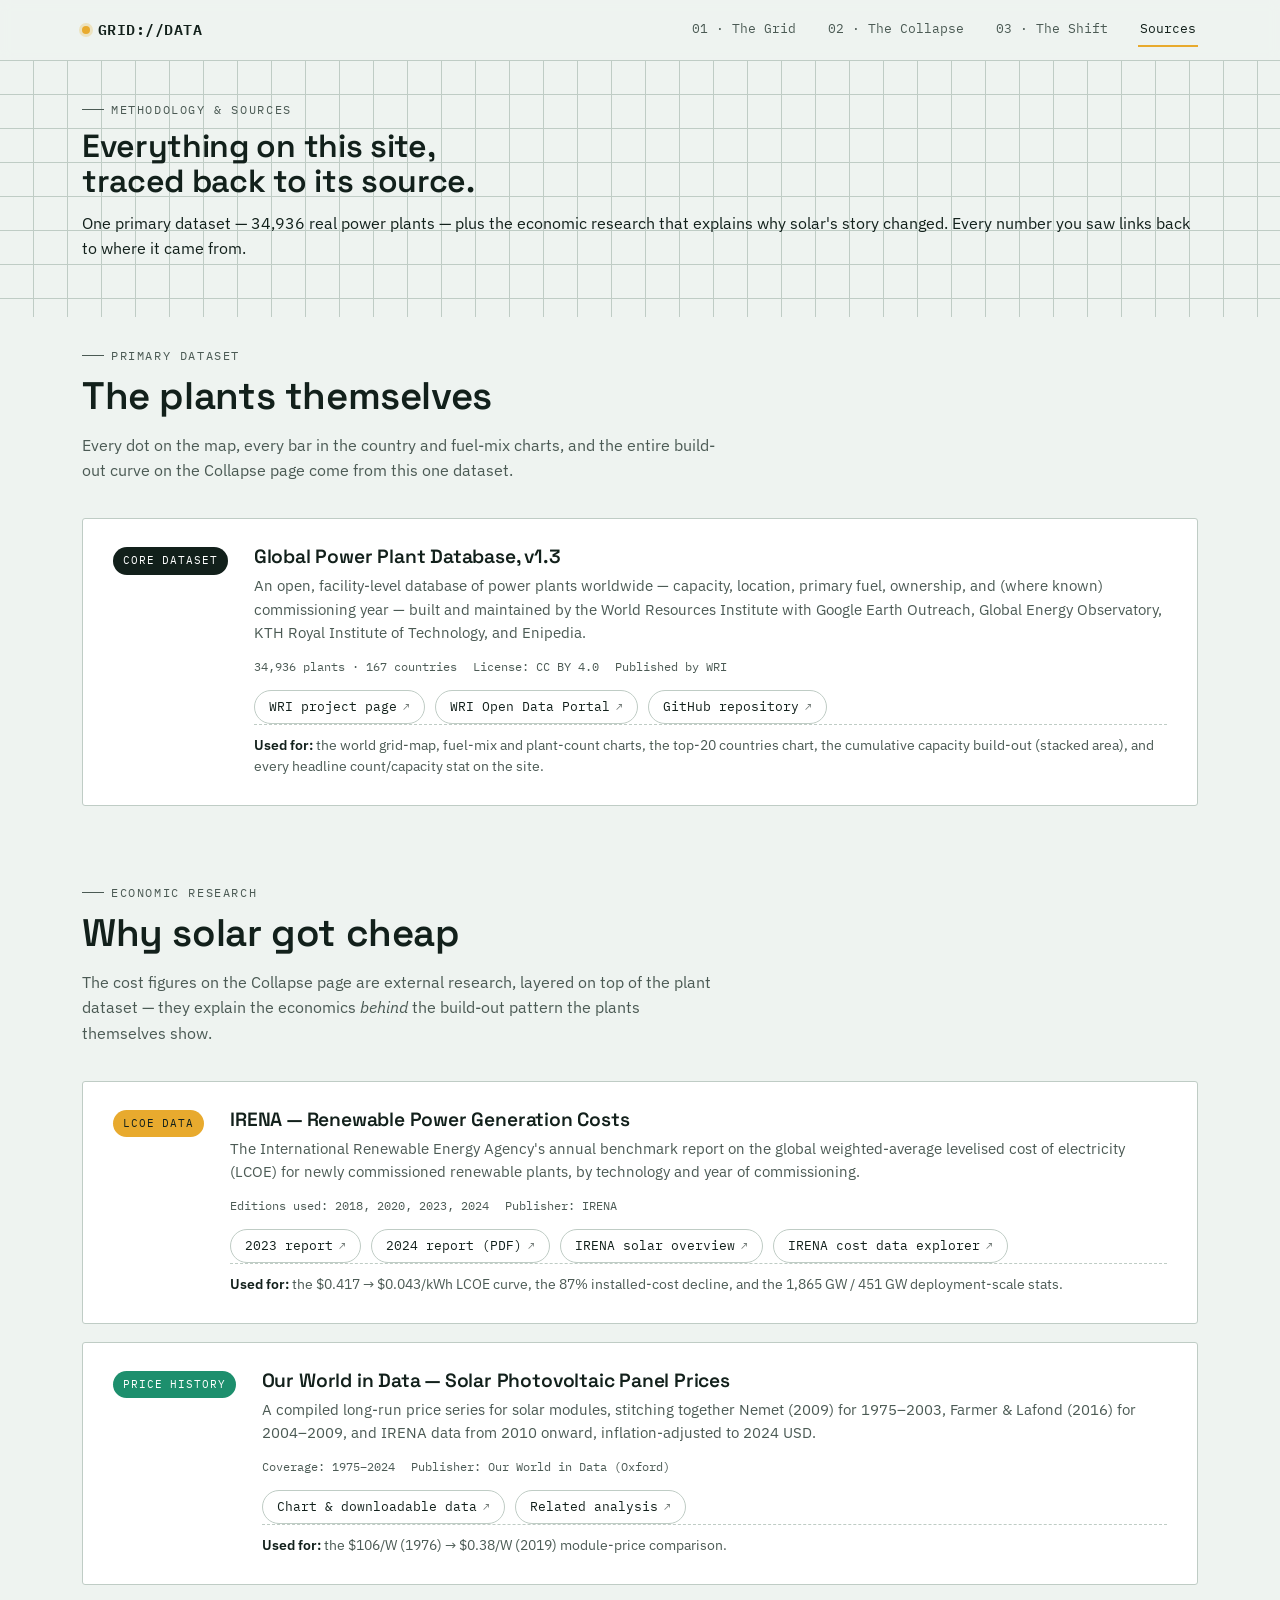
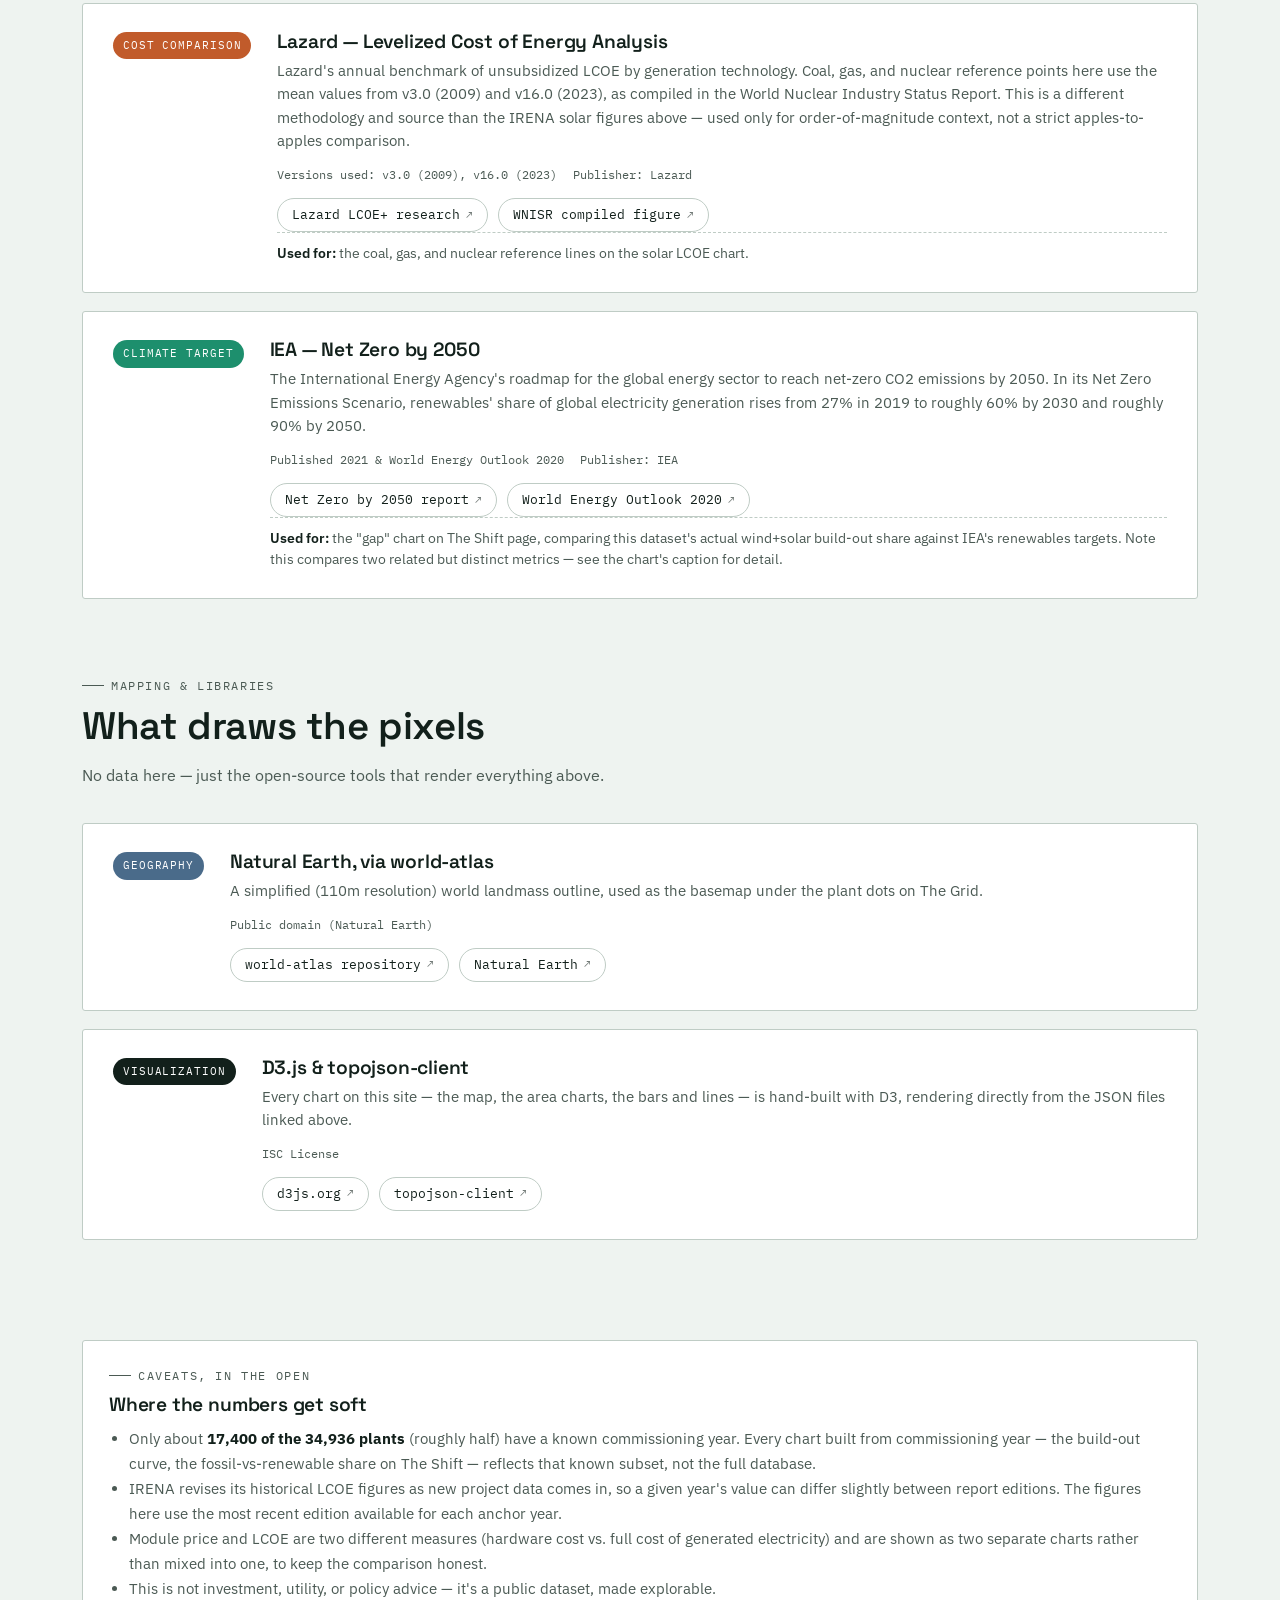
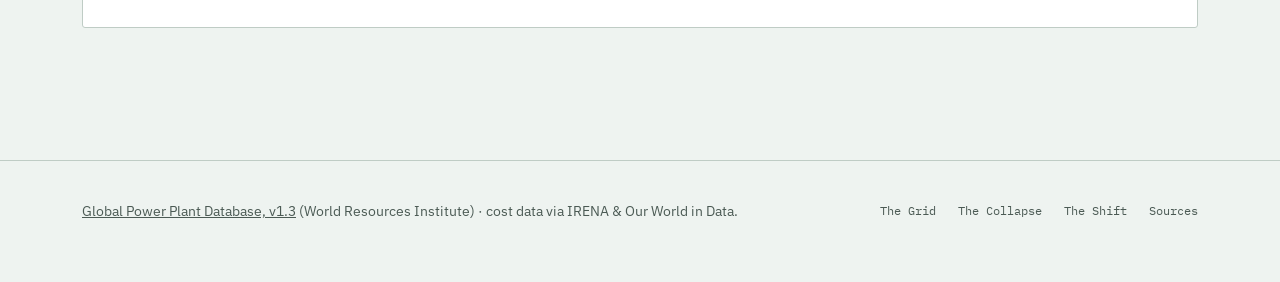
<file: sources.html>
<!DOCTYPE html>
<html lang="en">
<head>
<meta charset="UTF-8">
<meta name="viewport" content="width=device-width, initial-scale=1.0">
<title>Sources — What This Site Is Built On</title>
<link rel="preconnect" href="https://fonts.googleapis.com">
<link href="https://fonts.googleapis.com/css2?family=Space+Grotesk:wght@500;600;700&family=IBM+Plex+Sans:wght@400;500;600&family=IBM+Plex+Mono:wght@400;500;600&display=swap" rel="stylesheet">
<link rel="stylesheet" href="style.css">
<style>
  .src-card{
    border:1px solid var(--hair);
    border-radius:var(--radius);
    background:var(--panel);
    padding:28px 30px;
    margin-bottom:18px;
    display:grid;
    grid-template-columns:auto 1fr;
    gap:26px;
  }
  .src-card .tag{
    font-family:var(--mono);
    font-size:.7rem;
    letter-spacing:.08em;
    text-transform:uppercase;
    color:var(--panel);
    background:var(--ink);
    padding:5px 10px;
    border-radius:20px;
    height:fit-content;
    white-space:nowrap;
  }
  .src-card .tag.fossil{background:var(--fossil);}
  .src-card .tag.solar{background:var(--solar); color:var(--ink);}
  .src-card .tag.renew{background:var(--renew);}
  .src-card .tag.nuclear{background:var(--nuclear);}
  .src-card h3{font-size:1.2rem; margin-bottom:6px;}
  .src-card p{color:var(--ink-soft); font-size:.95rem; margin-bottom:12px;}
  .src-card .meta{
    font-family:var(--mono); font-size:.78rem; color:var(--ink-soft);
    display:flex; flex-wrap:wrap; gap:16px; margin-bottom:14px;
  }
  .src-card .meta span{white-space:nowrap;}
  .src-links{display:flex; flex-wrap:wrap; gap:10px;}
  .src-links a{
    font-family:var(--mono); font-size:.8rem;
    text-decoration:none;
    color:var(--ink);
    border:1px solid var(--hair);
    border-radius:20px;
    padding:6px 14px;
    display:inline-flex; align-items:center; gap:6px;
    transition:border-color .15s, background .15s;
  }
  .src-links a:hover{border-color:var(--ink); background:var(--paper-dim);}
  .src-links a::after{content:'↗'; font-size:.85em; opacity:.6;}
  .used-for{
    font-size:.85rem; color:var(--ink-soft);
    padding-top:10px; border-top:1px dashed var(--hair);
  }
  .used-for strong{color:var(--ink); font-weight:600;}
  @media (max-width:700px){
    .src-card{grid-template-columns:1fr;}
  }
</style>
</head>
<body>

<nav class="sitenav">
  <div class="wrap">
    <a class="brand" href="index.html"><span class="dot"></span>GRID://DATA</a>
    <div class="navlinks">
      <a href="index.html#grid">01 · The Grid</a>
      <a href="index.html#solar">02 · The Collapse</a>
      <a href="index.html#action">03 · The Shift</a>
      <a href="sources.html" class="active">Sources</a>
    </div>
  </div>
</nav>

<header class="hero gridpaper">
  <div class="wrap">
    <div class="eyebrow">Methodology &amp; Sources</div>
    <h1>Everything on this site,<br>traced back to its source.</h1>
    <p class="sub">One primary dataset — 34,936 real power plants — plus the economic research that explains why solar's story changed. Every number you saw links back to where it came from.</p>
  </div>
</header>

<section class="tight">
  <div class="wrap">
    <div class="section-head">
      <div class="eyebrow">Primary dataset</div>
      <h2>The plants themselves</h2>
      <p>Every dot on the map, every bar in the country and fuel-mix charts, and the entire build-out curve on the Collapse page come from this one dataset.</p>
    </div>

    <div class="src-card">
      <span class="tag">Core dataset</span>
      <div>
        <h3>Global Power Plant Database, v1.3</h3>
        <p>An open, facility-level database of power plants worldwide — capacity, location, primary fuel, ownership, and (where known) commissioning year — built and maintained by the World Resources Institute with Google Earth Outreach, Global Energy Observatory, KTH Royal Institute of Technology, and Enipedia.</p>
        <div class="meta">
          <span>34,936 plants · 167 countries</span>
          <span>License: CC BY 4.0</span>
          <span>Published by WRI</span>
        </div>
        <div class="src-links">
          <a href="https://www.wri.org/research/global-database-power-plants" target="_blank" rel="noopener">WRI project page</a>
          <a href="https://datasets.wri.org/dataset/globalpowerplantdatabase" target="_blank" rel="noopener">WRI Open Data Portal</a>
          <a href="https://github.com/wri/global-power-plant-database" target="_blank" rel="noopener">GitHub repository</a>
        </div>
        <div class="used-for"><strong>Used for:</strong> the world grid-map, fuel-mix and plant-count charts, the top-20 countries chart, the cumulative capacity build-out (stacked area), and every headline count/capacity stat on the site.</div>
      </div>
    </div>
  </div>
</section>

<section class="tight">
  <div class="wrap">
    <div class="section-head">
      <div class="eyebrow">Economic research</div>
      <h2>Why solar got cheap</h2>
      <p>The cost figures on the Collapse page are external research, layered on top of the plant dataset — they explain the economics <em>behind</em> the build-out pattern the plants themselves show.</p>
    </div>

    <div class="src-card">
      <span class="tag solar">LCOE data</span>
      <div>
        <h3>IRENA — Renewable Power Generation Costs</h3>
        <p>The International Renewable Energy Agency's annual benchmark report on the global weighted-average levelised cost of electricity (LCOE) for newly commissioned renewable plants, by technology and year of commissioning.</p>
        <div class="meta">
          <span>Editions used: 2018, 2020, 2023, 2024</span>
          <span>Publisher: IRENA</span>
        </div>
        <div class="src-links">
          <a href="https://www.irena.org/Publications/2024/Sep/Renewable-Power-Generation-Costs-in-2023" target="_blank" rel="noopener">2023 report</a>
          <a href="https://www.irena.org/-/media/Files/IRENA/Agency/Publication/2025/Jul/IRENA_TEC_RPGC_in_2024_Summary_2025.pdf" target="_blank" rel="noopener">2024 report (PDF)</a>
          <a href="https://www.irena.org/Energy-Transition/Technology/Solar-energy" target="_blank" rel="noopener">IRENA solar overview</a>
          <a href="https://www.irena.org/Data/View-data-by-topic/Costs/Global-LCOE-and-Auction-values" target="_blank" rel="noopener">IRENA cost data explorer</a>
        </div>
        <div class="used-for"><strong>Used for:</strong> the $0.417 → $0.043/kWh LCOE curve, the 87% installed-cost decline, and the 1,865 GW / 451 GW deployment-scale stats.</div>
      </div>
    </div>

    <div class="src-card">
      <span class="tag renew">Price history</span>
      <div>
        <h3>Our World in Data — Solar Photovoltaic Panel Prices</h3>
        <p>A compiled long-run price series for solar modules, stitching together Nemet (2009) for 1975–2003, Farmer &amp; Lafond (2016) for 2004–2009, and IRENA data from 2010 onward, inflation-adjusted to 2024 USD.</p>
        <div class="meta">
          <span>Coverage: 1975–2024</span>
          <span>Publisher: Our World in Data (Oxford)</span>
        </div>
        <div class="src-links">
          <a href="https://ourworldindata.org/grapher/solar-pv-prices" target="_blank" rel="noopener">Chart &amp; downloadable data</a>
          <a href="https://ourworldindata.org/data-insights/solar-panel-prices-have-fallen-by-around-20-every-time-global-capacity-doubled" target="_blank" rel="noopener">Related analysis</a>
        </div>
        <div class="used-for"><strong>Used for:</strong> the $106/W (1976) → $0.38/W (2019) module-price comparison.</div>
      </div>
    </div>

    <div class="src-card">
      <span class="tag fossil">Cost comparison</span>
      <div>
        <h3>Lazard — Levelized Cost of Energy Analysis</h3>
        <p>Lazard's annual benchmark of unsubsidized LCOE by generation technology. Coal, gas, and nuclear reference points here use the mean values from v3.0 (2009) and v16.0 (2023), as compiled in the World Nuclear Industry Status Report. This is a different methodology and source than the IRENA solar figures above — used only for order-of-magnitude context, not a strict apples-to-apples comparison.</p>
        <div class="meta">
          <span>Versions used: v3.0 (2009), v16.0 (2023)</span>
          <span>Publisher: Lazard</span>
        </div>
        <div class="src-links">
          <a href="https://www.lazard.com/research-insights/levelized-cost-of-energyplus-lcoeplus/" target="_blank" rel="noopener">Lazard LCOE+ research</a>
          <a href="https://www.worldnuclearreport.org/IMG/pdf/wnisr2023-figure64_lazard_lcoe_2023.pdf" target="_blank" rel="noopener">WNISR compiled figure</a>
        </div>
        <div class="used-for"><strong>Used for:</strong> the coal, gas, and nuclear reference lines on the solar LCOE chart.</div>
      </div>
    </div>

    <div class="src-card">
      <span class="tag renew">Climate target</span>
      <div>
        <h3>IEA — Net Zero by 2050</h3>
        <p>The International Energy Agency's roadmap for the global energy sector to reach net-zero CO2 emissions by 2050. In its Net Zero Emissions Scenario, renewables' share of global electricity generation rises from 27% in 2019 to roughly 60% by 2030 and roughly 90% by 2050.</p>
        <div class="meta">
          <span>Published 2021 &amp; World Energy Outlook 2020</span>
          <span>Publisher: IEA</span>
        </div>
        <div class="src-links">
          <a href="https://www.iea.org/reports/net-zero-by-2050" target="_blank" rel="noopener">Net Zero by 2050 report</a>
          <a href="https://www.iea.org/reports/world-energy-outlook-2020/achieving-net-zero-emissions-by-2050" target="_blank" rel="noopener">World Energy Outlook 2020</a>
        </div>
        <div class="used-for"><strong>Used for:</strong> the "gap" chart on The Shift page, comparing this dataset's actual wind+solar build-out share against IEA's renewables targets. Note this compares two related but distinct metrics — see the chart's caption for detail.</div>
      </div>
    </div>
  </div>
</section>

<section class="tight">
  <div class="wrap">
    <div class="section-head">
      <div class="eyebrow">Mapping &amp; libraries</div>
      <h2>What draws the pixels</h2>
      <p>No data here — just the open-source tools that render everything above.</p>
    </div>

    <div class="src-card">
      <span class="tag nuclear">Geography</span>
      <div>
        <h3>Natural Earth, via world-atlas</h3>
        <p>A simplified (110m resolution) world landmass outline, used as the basemap under the plant dots on The Grid.</p>
        <div class="meta"><span>Public domain (Natural Earth)</span></div>
        <div class="src-links">
          <a href="https://github.com/topojson/world-atlas" target="_blank" rel="noopener">world-atlas repository</a>
          <a href="https://www.naturalearthdata.com/" target="_blank" rel="noopener">Natural Earth</a>
        </div>
      </div>
    </div>

    <div class="src-card">
      <span class="tag">Visualization</span>
      <div>
        <h3>D3.js &amp; topojson-client</h3>
        <p>Every chart on this site — the map, the area charts, the bars and lines — is hand-built with D3, rendering directly from the JSON files linked above.</p>
        <div class="meta"><span>ISC License</span></div>
        <div class="src-links">
          <a href="https://d3js.org/" target="_blank" rel="noopener">d3js.org</a>
          <a href="https://github.com/topojson/topojson-client" target="_blank" rel="noopener">topojson-client</a>
        </div>
      </div>
    </div>
  </div>
</section>

<section>
  <div class="wrap">
    <div class="panel">
      <div class="eyebrow">Caveats, in the open</div>
      <h3 style="font-size:1.2rem; margin-bottom:10px;">Where the numbers get soft</h3>
      <ul style="color:var(--ink-soft); font-size:.92rem; line-height:1.7; padding-left:20px; margin:0;">
        <li>Only about <strong style="color:var(--ink);">17,400 of the 34,936 plants</strong> (roughly half) have a known commissioning year. Every chart built from commissioning year — the build-out curve, the fossil-vs-renewable share on The Shift — reflects that known subset, not the full database.</li>
        <li>IRENA revises its historical LCOE figures as new project data comes in, so a given year's value can differ slightly between report editions. The figures here use the most recent edition available for each anchor year.</li>
        <li>Module price and LCOE are two different measures (hardware cost vs. full cost of generated electricity) and are shown as two separate charts rather than mixed into one, to keep the comparison honest.</li>
        <li>This is not investment, utility, or policy advice — it's a public dataset, made explorable.</li>
      </ul>
    </div>
  </div>
</section>

<footer class="sitefoot">
  <div class="wrap">
    <div><a href="https://www.wri.org/research/global-database-power-plants" target="_blank" rel="noopener" style="color:inherit;">Global Power Plant Database, v1.3</a> (World Resources Institute) · cost data via IRENA &amp; Our World in Data.</div>
    <div class="foot-links">
      <a href="index.html#grid">The Grid</a>
      <a href="index.html#solar">The Collapse</a>
      <a href="index.html#action">The Shift</a>
      <a href="sources.html">Sources</a>
    </div>
  </div>
</footer>

</body>
</html>
</file>
<file: style.css>
/* ============================================================
   THE GRID — shared design tokens
   Palette: schematic paper + rust(fossil) / emerald(renewable) / gold(solar)
   Type: Space Grotesk (display) · IBM Plex Sans (body) · IBM Plex Mono (data)
   ============================================================ */

:root{
  --paper:      #EEF3F0;
  --paper-dim:  #E3EAE5;
  --panel:      #FFFFFF;
  --ink:        #12201B;
  --ink-soft:   #4B5A54;
  --hair:       #BFCCC5;
  --hair-dark:  #33463D;

  --dark:       #0E1815;
  --dark-panel: #142420;
  --paper-on-dark: #E9F1EC;
  --soft-on-dark:  #9CB0A7;

  --fossil:     #C15B2B;
  --fossil-dim: #E7B79C;
  --gas:        #9C6B3E;
  --renew:      #1D8F6D;
  --renew-dim:  #A9D8C6;
  --solar:      #E8AA2E;
  --solar-dim:  #F5DDA0;
  --nuclear:    #4A6B8A;
  --other:      #7C8B84;

  --radius: 3px;
  --maxw: 1180px;

  --display: 'Space Grotesk', 'Arial Narrow', sans-serif;
  --body: 'IBM Plex Sans', -apple-system, sans-serif;
  --mono: 'IBM Plex Mono', 'Courier New', monospace;
}

*{box-sizing:border-box;}
html{scroll-behavior:smooth;}
body{
  margin:0;
  background:var(--paper);
  color:var(--ink);
  font-family:var(--body);
  font-size:16px;
  line-height:1.55;
  -webkit-font-smoothing:antialiased;
}

/* graph-paper texture, used sparingly on hero/dark sections */
.gridpaper{
  background-image:
    linear-gradient(var(--hair) 1px, transparent 1px),
    linear-gradient(90deg, var(--hair) 1px, transparent 1px);
  background-size: 34px 34px;
  background-position: -1px -1px;
}
.gridpaper.on-dark{
  background-image:
    linear-gradient(rgba(233,241,236,0.09) 1px, transparent 1px),
    linear-gradient(90deg, rgba(233,241,236,0.09) 1px, transparent 1px);
}

a{color:inherit;}
h1,h2,h3,h4{
  font-family:var(--display);
  font-weight:600;
  margin:0 0 .4em 0;
  letter-spacing:-.01em;
  line-height:1.08;
}
p{margin:0 0 1em 0;}
.eyebrow{
  font-family:var(--mono);
  font-size:.72rem;
  letter-spacing:.14em;
  text-transform:uppercase;
  color:var(--ink-soft);
  display:flex;
  align-items:center;
  gap:.6em;
  margin-bottom:.9em;
}
.eyebrow::before{
  content:'';
  width:22px; height:1px;
  background:var(--ink-soft);
  display:inline-block;
}
.chapter-tag{
  font-family:var(--mono);
  font-size:.7rem;
  letter-spacing:.18em;
  text-transform:uppercase;
  color:var(--solar);
  font-weight:700;
  margin-bottom:10px;
}
.dark-section .chapter-tag{color:var(--solar);}
.bridge{
  max-width:64ch;
  margin:0 auto 6px;
  padding:22px 0;
  font-family:var(--display);
  font-size:1.15rem;
  font-weight:500;
  color:var(--ink-soft);
  text-align:center;
  border-top:1px dashed var(--hair);
}
.dark-section .bridge{color:var(--soft-on-dark); border-top:1px dashed var(--hair-dark);}

.wrap{max-width:var(--maxw); margin:0 auto; padding:0 32px;}

/* ---------------- NAV ---------------- */
.sitenav{
  position:sticky; top:0; z-index:50;
  background:rgba(238,243,240,0.92);
  backdrop-filter:blur(6px);
  border-bottom:1px solid var(--hair);
}
.sitenav .wrap{
  display:flex; align-items:center; justify-content:space-between;
  height:60px;
}
.brand{
  font-family:var(--mono);
  font-weight:600;
  font-size:.95rem;
  letter-spacing:.03em;
  text-decoration:none;
  color:var(--ink);
  display:flex; align-items:center; gap:8px;
}
.brand .dot{width:8px;height:8px;border-radius:50%;background:var(--solar); box-shadow:0 0 0 3px rgba(232,170,46,.25);}
.navlinks{display:flex; gap:28px; font-family:var(--mono); font-size:.82rem;}
.navlinks a{
  text-decoration:none; color:var(--ink-soft);
  padding:6px 2px; border-bottom:2px solid transparent;
  transition:color .15s, border-color .15s;
  white-space:nowrap;
}
.navlinks a:hover, .navlinks a.active{color:var(--ink); border-color:var(--solar);}

@media (max-width:700px){
  .sitenav .wrap{height:auto; flex-wrap:wrap; padding-top:12px; padding-bottom:10px; gap:8px;}
  .navlinks{gap:14px; width:100%; overflow-x:auto;}
  .brand{font-size:.85rem;}
  .wrap{padding:0 20px;}
  .hero{padding:52px 0 40px;}
  .stat-strip{flex-direction:column;}
  .stat{border-right:none; border-bottom:1px solid var(--hair); padding:14px 0;}
  .stat:last-child{border-bottom:none;}
}

/* ---------------- FOOTER ---------------- */
.sitefoot{
  border-top:1px solid var(--hair);
  padding:40px 0 60px;
  margin-top:80px;
  font-size:.85rem;
  color:var(--ink-soft);
}
.sitefoot .wrap{display:flex; justify-content:space-between; align-items:flex-start; flex-wrap:wrap; gap:20px;}
.sitefoot .foot-links{display:flex; gap:22px; font-family:var(--mono); font-size:.78rem;}
.sitefoot .foot-links a{text-decoration:none; color:var(--ink-soft);}
.sitefoot .foot-links a:hover{color:var(--ink);}

/* ---------------- HERO ---------------- */
.hero{
  padding:40px 0 40px;
  position:relative;
  overflow:hidden;
}
.hero-grid{
  display:grid;
  grid-template-columns:1.3fr 1.15fr;
  gap:40px;
  align-items:center;
}
.hero-viz-wrap{
  margin-bottom:18px;
  border-bottom:1px solid var(--hair);
  padding-bottom:14px;
}
.hero-viz-wrap svg{ overflow:visible; }
.hero-dot{ cursor:default; }
.hero-copy h1{
  font-size:clamp(1.9rem, 3.4vw, 2.9rem);
  max-width:17ch;
  margin-bottom:12px;
}
.hero-copy .sub{
  font-size:1.02rem;
  color:var(--ink-soft);
  max-width:52ch;
  margin:0;
}
.hero-stats{
  display:flex;
  flex-direction:column;
  border-top:1px solid var(--hair);
}
.hero-stats .stat{
  display:flex;
  align-items:baseline;
  justify-content:space-between;
  gap:20px;
  padding:12px 0;
  border-bottom:1px solid var(--hair);
}
.hero-stats .stat .num{
  font-family:var(--mono); font-weight:600;
  font-size:1.22rem; color:var(--ink);
  white-space:nowrap;
}
.hero-stats .stat .lbl{
  font-size:.78rem; color:var(--ink-soft);
  text-align:right; max-width:26ch;
}
@media (max-width:900px){
  .hero-grid{grid-template-columns:1fr; gap:22px;}
  .hero{padding:30px 0 30px;}
}
/* legacy horizontal stat-strip, still used where noted */
.stat-strip{
  display:flex; flex-wrap:wrap; gap:0;
  margin-top:40px;
  border-top:1px solid var(--hair);
}
.stat{
  flex:1; min-width:150px;
  padding:18px 22px 18px 0;
  border-right:1px solid var(--hair);
}
.stat:last-child{border-right:none;}
.stat .num{
  font-family:var(--mono); font-weight:600;
  font-size:1.7rem; color:var(--ink);
  display:block;
}
.stat .lbl{
  font-size:.8rem; color:var(--ink-soft); margin-top:2px; display:block;
}

/* ---------------- SECTIONS ---------------- */
section{padding:52px 0;}
section.tight{padding:30px 0;}
.section-head{max-width:64ch; margin-bottom:36px;}
.section-head h2{font-size:clamp(1.7rem,3vw,2.4rem);}
.section-head p{color:var(--ink-soft); font-size:1.02rem;}

.panel{
  background:var(--panel);
  border:1px solid var(--hair);
  border-radius:var(--radius);
  padding:26px;
}

/* dark full-bleed section */
.dark-section{
  background:var(--dark);
  color:var(--paper-on-dark);
}
.dark-section .eyebrow{color:var(--soft-on-dark);}
.dark-section .eyebrow::before{background:var(--soft-on-dark);}
.dark-section h2, .dark-section h1{color:var(--paper-on-dark);}
.dark-section p{color:var(--soft-on-dark);}
.dark-section .panel{background:var(--dark-panel); border-color:var(--hair-dark);}

/* ---------------- CHIPS / CONTROLS ---------------- */
.chiprow{display:flex; flex-wrap:wrap; gap:8px; margin-bottom:20px;}
.chip{
  font-family:var(--mono); font-size:.78rem;
  padding:7px 14px;
  border:1px solid var(--hair);
  border-radius:20px;
  background:var(--panel);
  cursor:pointer;
  display:flex; align-items:center; gap:7px;
  user-select:none;
  transition:background .15s, border-color .15s, opacity .15s;
}
.chip .swatch{width:8px;height:8px;border-radius:50%;display:inline-block;}
.chip.off{opacity:.38;}
.chip:hover{border-color:var(--ink-soft);}
.chip.country-sort{color:var(--ink); font-weight:700; border-color:var(--hair-dark);}
.chip.country-sort.active{border-color:var(--solar); color:var(--ink); background:var(--solar-dim);}
.chip.country-sort:hover{border-color:var(--solar);}

/* ---------------- LEGEND ---------------- */
.legend{display:flex; flex-wrap:wrap; gap:16px; font-family:var(--mono); font-size:.76rem; color:var(--ink-soft);}
.dark-section .legend{color:var(--paper-on-dark); font-weight:700;}
.legend .item{display:flex; align-items:center; gap:6px;}
.legend .sw{width:9px;height:9px;border-radius:50%;}

/* ---------------- TOOLTIP ---------------- */
.viz-tooltip{
  position:fixed;
  pointer-events:none;
  background:var(--dark);
  color:var(--paper-on-dark);
  font-family:var(--mono);
  font-size:.76rem;
  padding:8px 11px;
  border-radius:3px;
  line-height:1.5;
  z-index:200;
  opacity:0;
  transition:opacity .1s;
  max-width:220px;
}

/* ---------------- GRID LAYOUTS ---------------- */
.twocol{display:grid; grid-template-columns:1.1fr .9fr; gap:32px;}
.threecol{display:grid; grid-template-columns:repeat(3,1fr); gap:20px;}
.fourcol{display:grid; grid-template-columns:repeat(4,1fr); gap:18px;}
@media (max-width:920px){
  .twocol, .threecol, .fourcol{grid-template-columns:1fr;}
}

/* ---------------- ACTION TILES ---------------- */
.action-tile{
  border:1px solid var(--hair-dark);
  border-radius:var(--radius);
  padding:26px 24px;
  background:var(--dark-panel);
}
.action-tile .n{
  font-family:var(--mono); font-size:.75rem; color:var(--solar);
  display:block; margin-bottom:10px;
}
.action-tile h3{font-size:1.15rem; color:var(--paper-on-dark); margin-bottom:8px;}
.action-tile p{color:var(--soft-on-dark); font-size:.92rem; margin-bottom:0;}

/* ---------------- MISC ---------------- */
.note{
  font-size:.82rem; color:var(--ink-soft);
  border-left:2px solid var(--hair);
  padding-left:14px; margin-top:14px;
}
.dark-section .note{border-color:var(--hair-dark); color:var(--soft-on-dark);}
.hr{border:none; border-top:1px solid var(--hair); margin:0;}
.cta-btn{
  display:inline-block;
  font-family:var(--mono); font-size:.85rem;
  padding:12px 22px;
  background:var(--solar); color:var(--dark);
  border-radius:20px; text-decoration:none;
  font-weight:600;
  border:none;
}
.cta-btn.ghost{
  background:transparent; color:var(--paper-on-dark);
  border:1px solid var(--soft-on-dark);
}
.axis path, .axis line{stroke:var(--hair);}
.dark-section .axis path, .dark-section .axis line{stroke:var(--hair-dark);}
.axis text{fill:var(--ink-soft); font-family:var(--mono); font-size:11px; font-weight:500;}
.dark-section .axis text{fill:var(--soft-on-dark);}

::selection{background:var(--solar-dim);}
</file>
